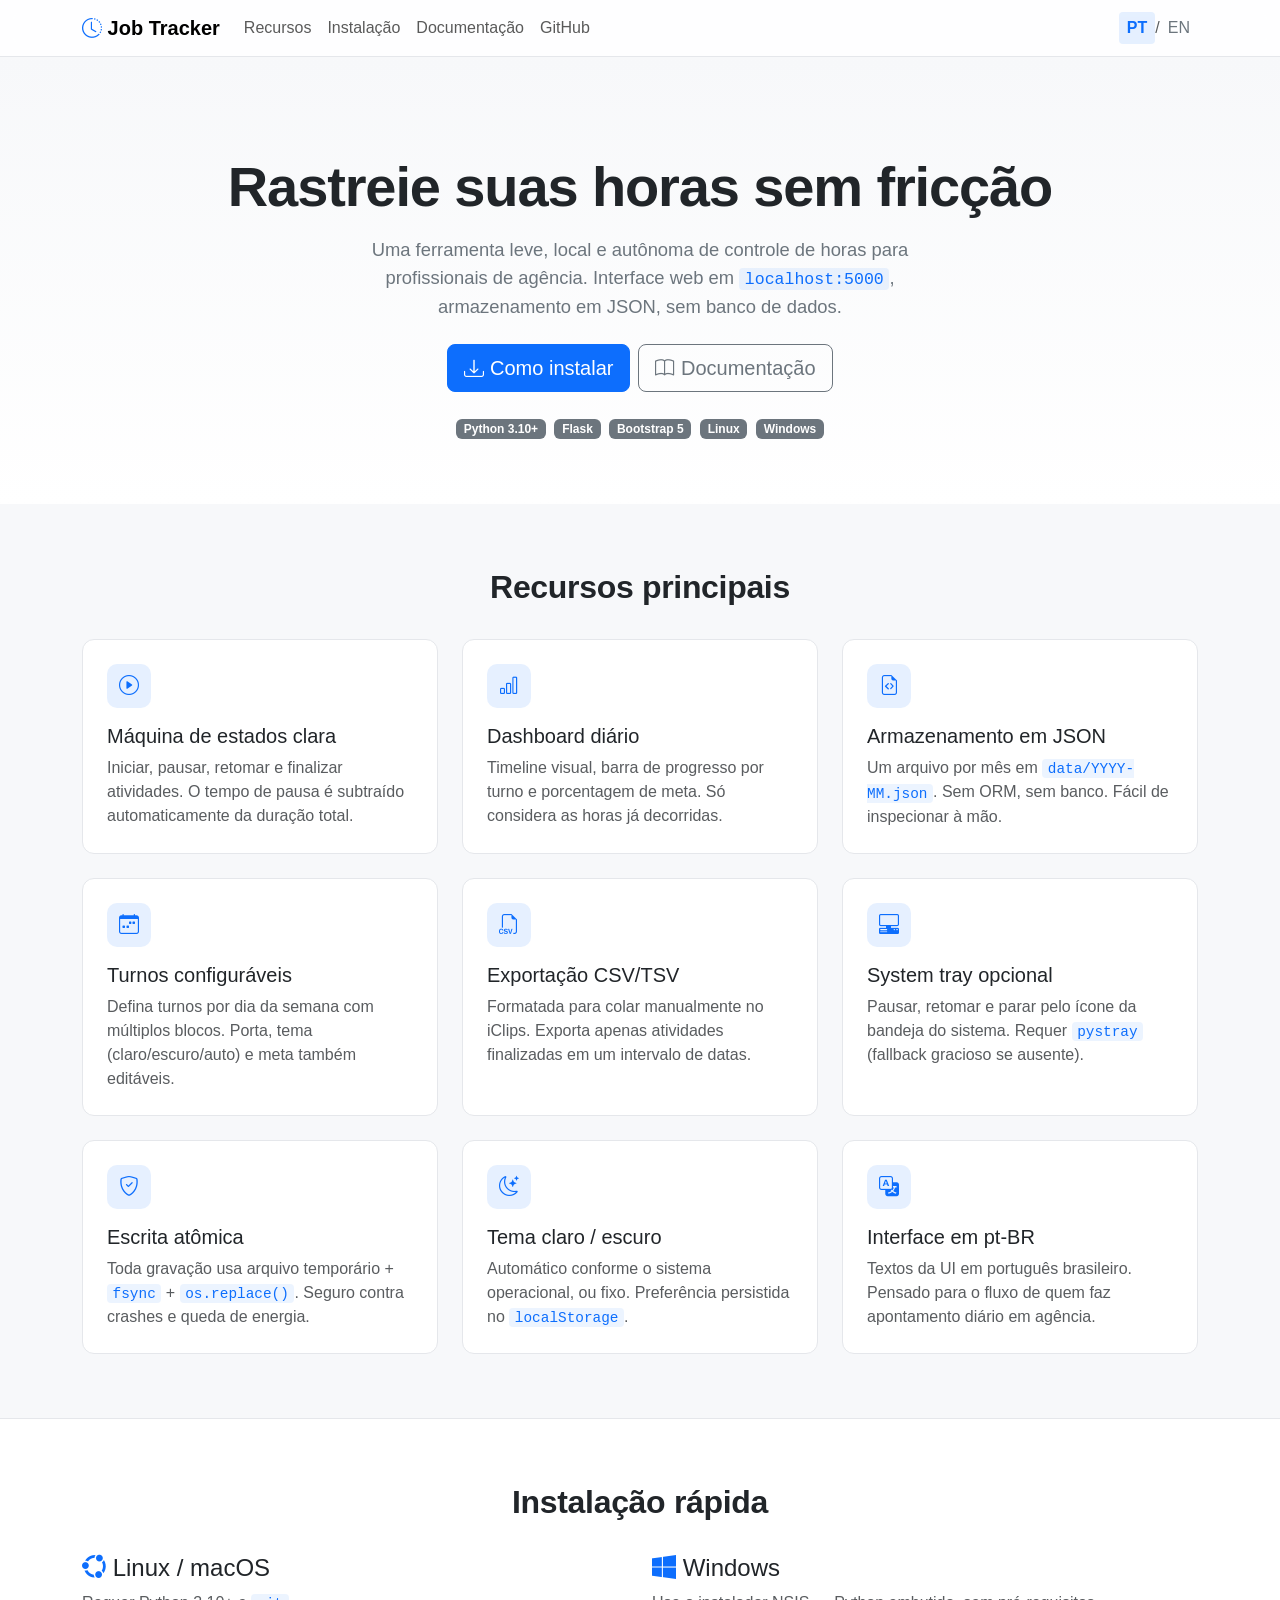
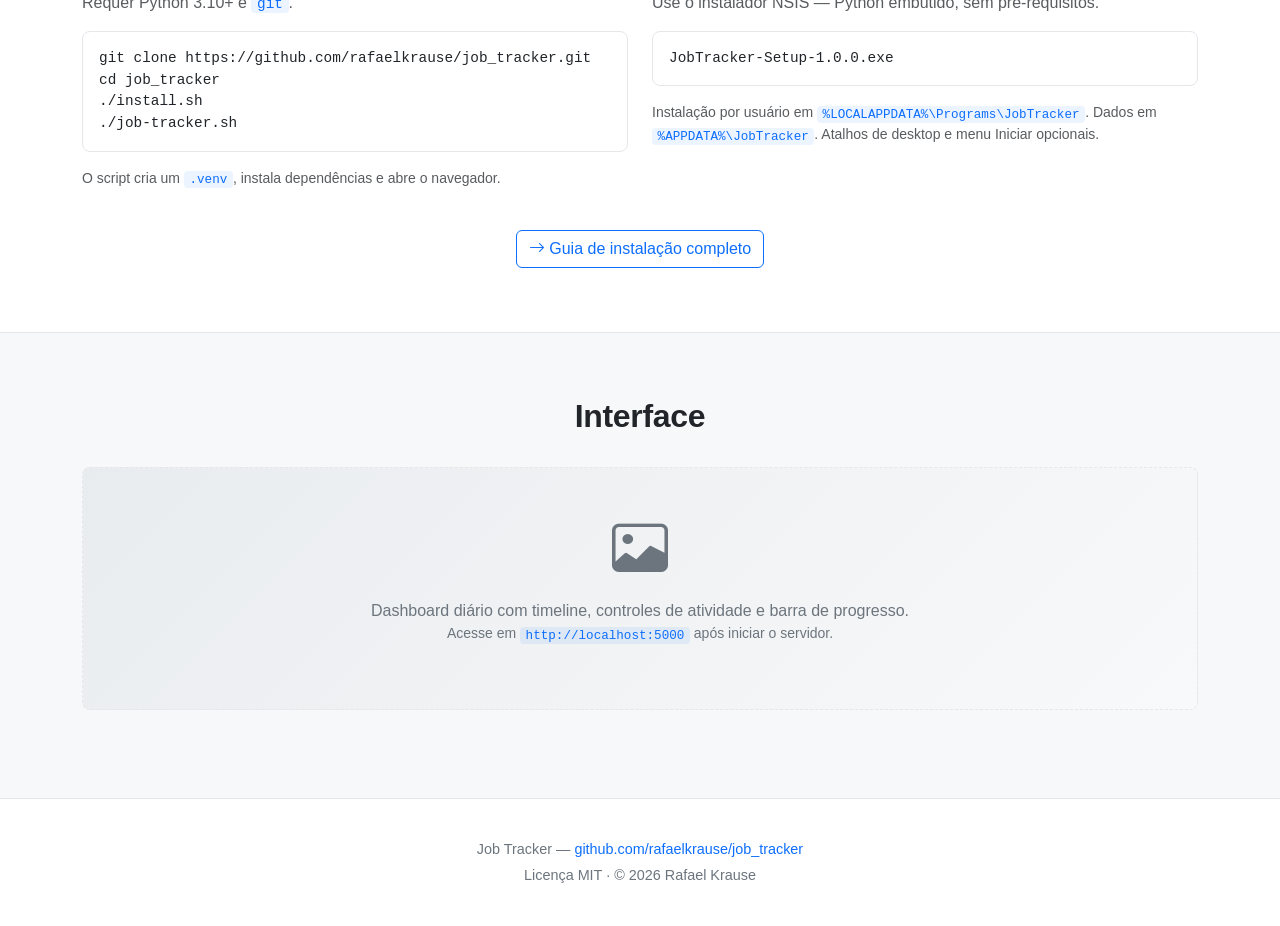
<file: docs/index.html>
<!DOCTYPE html>
<html lang="pt-BR" data-bs-theme="auto">
<head>
  <meta charset="UTF-8">
  <meta name="viewport" content="width=device-width, initial-scale=1.0">
  <title>Job Tracker — Rastreador de horas leve e local</title>
  <meta name="description" content="Ferramenta local de rastreamento de horas para profissionais de agência. Flask + JSON, sem banco de dados, baixa pegada de memória.">
  <link href="https://cdn.jsdelivr.net/npm/bootstrap@5.3.3/dist/css/bootstrap.min.css" rel="stylesheet">
  <link href="https://cdn.jsdelivr.net/npm/bootstrap-icons@1.11.3/font/bootstrap-icons.css" rel="stylesheet">
  <link href="assets/styles.css" rel="stylesheet">
</head>
<body>

<nav class="navbar navbar-expand-lg sticky-top">
  <div class="container">
    <a class="navbar-brand fw-bold" href="index.html">
      <i class="bi bi-clock-history text-primary"></i> Job Tracker
    </a>
    <button class="navbar-toggler" type="button" data-bs-toggle="collapse" data-bs-target="#nav">
      <span class="navbar-toggler-icon"></span>
    </button>
    <div class="collapse navbar-collapse" id="nav">
      <ul class="navbar-nav me-auto">
        <li class="nav-item"><a class="nav-link" href="#features">Recursos</a></li>
        <li class="nav-item"><a class="nav-link" href="#install">Instalação</a></li>
        <li class="nav-item"><a class="nav-link" href="guide.html">Documentação</a></li>
        <li class="nav-item"><a class="nav-link" href="https://github.com/rafaelkrause/job_tracker" target="_blank">GitHub</a></li>
      </ul>
      <div class="lang-switch d-flex align-items-center">
        <a href="index.html" class="active">PT</a>
        <span class="text-muted">/</span>
        <a href="en/index.html">EN</a>
      </div>
    </div>
  </div>
</nav>

<section class="hero">
  <div class="container text-center">
    <h1 class="display-4 mb-3">Rastreie suas horas sem fricção</h1>
    <p class="lead mx-auto mb-4">
      Uma ferramenta leve, local e autônoma de controle de horas para profissionais de agência.
      Interface web em <code>localhost:5000</code>, armazenamento em JSON, sem banco de dados.
    </p>
    <div class="d-flex gap-2 justify-content-center flex-wrap">
      <a href="#install" class="btn btn-primary btn-lg">
        <i class="bi bi-download"></i> Como instalar
      </a>
      <a href="guide.html" class="btn btn-outline-secondary btn-lg">
        <i class="bi bi-book"></i> Documentação
      </a>
    </div>
    <div class="mt-4">
      <span class="badge bg-secondary me-1">Python 3.10+</span>
      <span class="badge bg-secondary me-1">Flask</span>
      <span class="badge bg-secondary me-1">Bootstrap 5</span>
      <span class="badge bg-secondary me-1">Linux</span>
      <span class="badge bg-secondary">Windows</span>
    </div>
  </div>
</section>

<section id="features">
  <div class="container">
    <h2 class="section-title text-center">Recursos principais</h2>
    <div class="row g-4">
      <div class="col-md-6 col-lg-4">
        <div class="feature-card">
          <div class="feature-icon"><i class="bi bi-play-circle"></i></div>
          <h5>Máquina de estados clara</h5>
          <p class="text-muted mb-0">Iniciar, pausar, retomar e finalizar atividades. O tempo de pausa é subtraído automaticamente da duração total.</p>
        </div>
      </div>
      <div class="col-md-6 col-lg-4">
        <div class="feature-card">
          <div class="feature-icon"><i class="bi bi-bar-chart"></i></div>
          <h5>Dashboard diário</h5>
          <p class="text-muted mb-0">Timeline visual, barra de progresso por turno e porcentagem de meta. Só considera as horas já decorridas.</p>
        </div>
      </div>
      <div class="col-md-6 col-lg-4">
        <div class="feature-card">
          <div class="feature-icon"><i class="bi bi-file-earmark-code"></i></div>
          <h5>Armazenamento em JSON</h5>
          <p class="text-muted mb-0">Um arquivo por mês em <code>data/YYYY-MM.json</code>. Sem ORM, sem banco. Fácil de inspecionar à mão.</p>
        </div>
      </div>
      <div class="col-md-6 col-lg-4">
        <div class="feature-card">
          <div class="feature-icon"><i class="bi bi-calendar-week"></i></div>
          <h5>Turnos configuráveis</h5>
          <p class="text-muted mb-0">Defina turnos por dia da semana com múltiplos blocos. Porta, tema (claro/escuro/auto) e meta também editáveis.</p>
        </div>
      </div>
      <div class="col-md-6 col-lg-4">
        <div class="feature-card">
          <div class="feature-icon"><i class="bi bi-filetype-csv"></i></div>
          <h5>Exportação CSV/TSV</h5>
          <p class="text-muted mb-0">Formatada para colar manualmente no iClips. Exporta apenas atividades finalizadas em um intervalo de datas.</p>
        </div>
      </div>
      <div class="col-md-6 col-lg-4">
        <div class="feature-card">
          <div class="feature-icon"><i class="bi bi-pc-display-horizontal"></i></div>
          <h5>System tray opcional</h5>
          <p class="text-muted mb-0">Pausar, retomar e parar pelo ícone da bandeja do sistema. Requer <code>pystray</code> (fallback gracioso se ausente).</p>
        </div>
      </div>
      <div class="col-md-6 col-lg-4">
        <div class="feature-card">
          <div class="feature-icon"><i class="bi bi-shield-check"></i></div>
          <h5>Escrita atômica</h5>
          <p class="text-muted mb-0">Toda gravação usa arquivo temporário + <code>fsync</code> + <code>os.replace()</code>. Seguro contra crashes e queda de energia.</p>
        </div>
      </div>
      <div class="col-md-6 col-lg-4">
        <div class="feature-card">
          <div class="feature-icon"><i class="bi bi-moon-stars"></i></div>
          <h5>Tema claro / escuro</h5>
          <p class="text-muted mb-0">Automático conforme o sistema operacional, ou fixo. Preferência persistida no <code>localStorage</code>.</p>
        </div>
      </div>
      <div class="col-md-6 col-lg-4">
        <div class="feature-card">
          <div class="feature-icon"><i class="bi bi-translate"></i></div>
          <h5>Interface em pt-BR</h5>
          <p class="text-muted mb-0">Textos da UI em português brasileiro. Pensado para o fluxo de quem faz apontamento diário em agência.</p>
        </div>
      </div>
    </div>
  </div>
</section>

<section id="install" class="alt">
  <div class="container">
    <h2 class="section-title text-center">Instalação rápida</h2>
    <div class="row g-4">
      <div class="col-lg-6">
        <h4><i class="bi bi-ubuntu text-primary"></i> Linux / macOS</h4>
        <p class="text-muted">Requer Python 3.10+ e <code>git</code>.</p>
        <pre><code>git clone https://github.com/rafaelkrause/job_tracker.git
cd job_tracker
./install.sh
./job-tracker.sh</code></pre>
        <p class="small text-muted">O script cria um <code>.venv</code>, instala dependências e abre o navegador.</p>
      </div>
      <div class="col-lg-6">
        <h4><i class="bi bi-windows text-primary"></i> Windows</h4>
        <p class="text-muted">Use o instalador NSIS — Python embutido, sem pré-requisitos.</p>
        <pre><code>JobTracker-Setup-1.0.0.exe</code></pre>
        <p class="small text-muted">Instalação por usuário em <code>%LOCALAPPDATA%\Programs\JobTracker</code>. Dados em <code>%APPDATA%\JobTracker</code>. Atalhos de desktop e menu Iniciar opcionais.</p>
      </div>
    </div>
    <div class="text-center mt-4">
      <a href="install.html" class="btn btn-outline-primary">
        <i class="bi bi-arrow-right"></i> Guia de instalação completo
      </a>
    </div>
  </div>
</section>

<section id="screenshot">
  <div class="container">
    <h2 class="section-title text-center">Interface</h2>
    <div class="screenshot-placeholder">
      <i class="bi bi-image display-4"></i>
      <p class="mt-3 mb-0">Dashboard diário com timeline, controles de atividade e barra de progresso.</p>
      <p class="small">Acesse em <code>http://localhost:5000</code> após iniciar o servidor.</p>
    </div>
  </div>
</section>

<footer>
  <div class="container text-center">
    <p class="mb-1">Job Tracker — <a href="https://github.com/rafaelkrause/job_tracker" class="text-decoration-none">github.com/rafaelkrause/job_tracker</a></p>
    <p class="mb-0">Licença MIT · © 2026 Rafael Krause</p>
  </div>
</footer>

<script src="https://cdn.jsdelivr.net/npm/bootstrap@5.3.3/dist/js/bootstrap.bundle.min.js"></script>
</body>
</html>
</file>
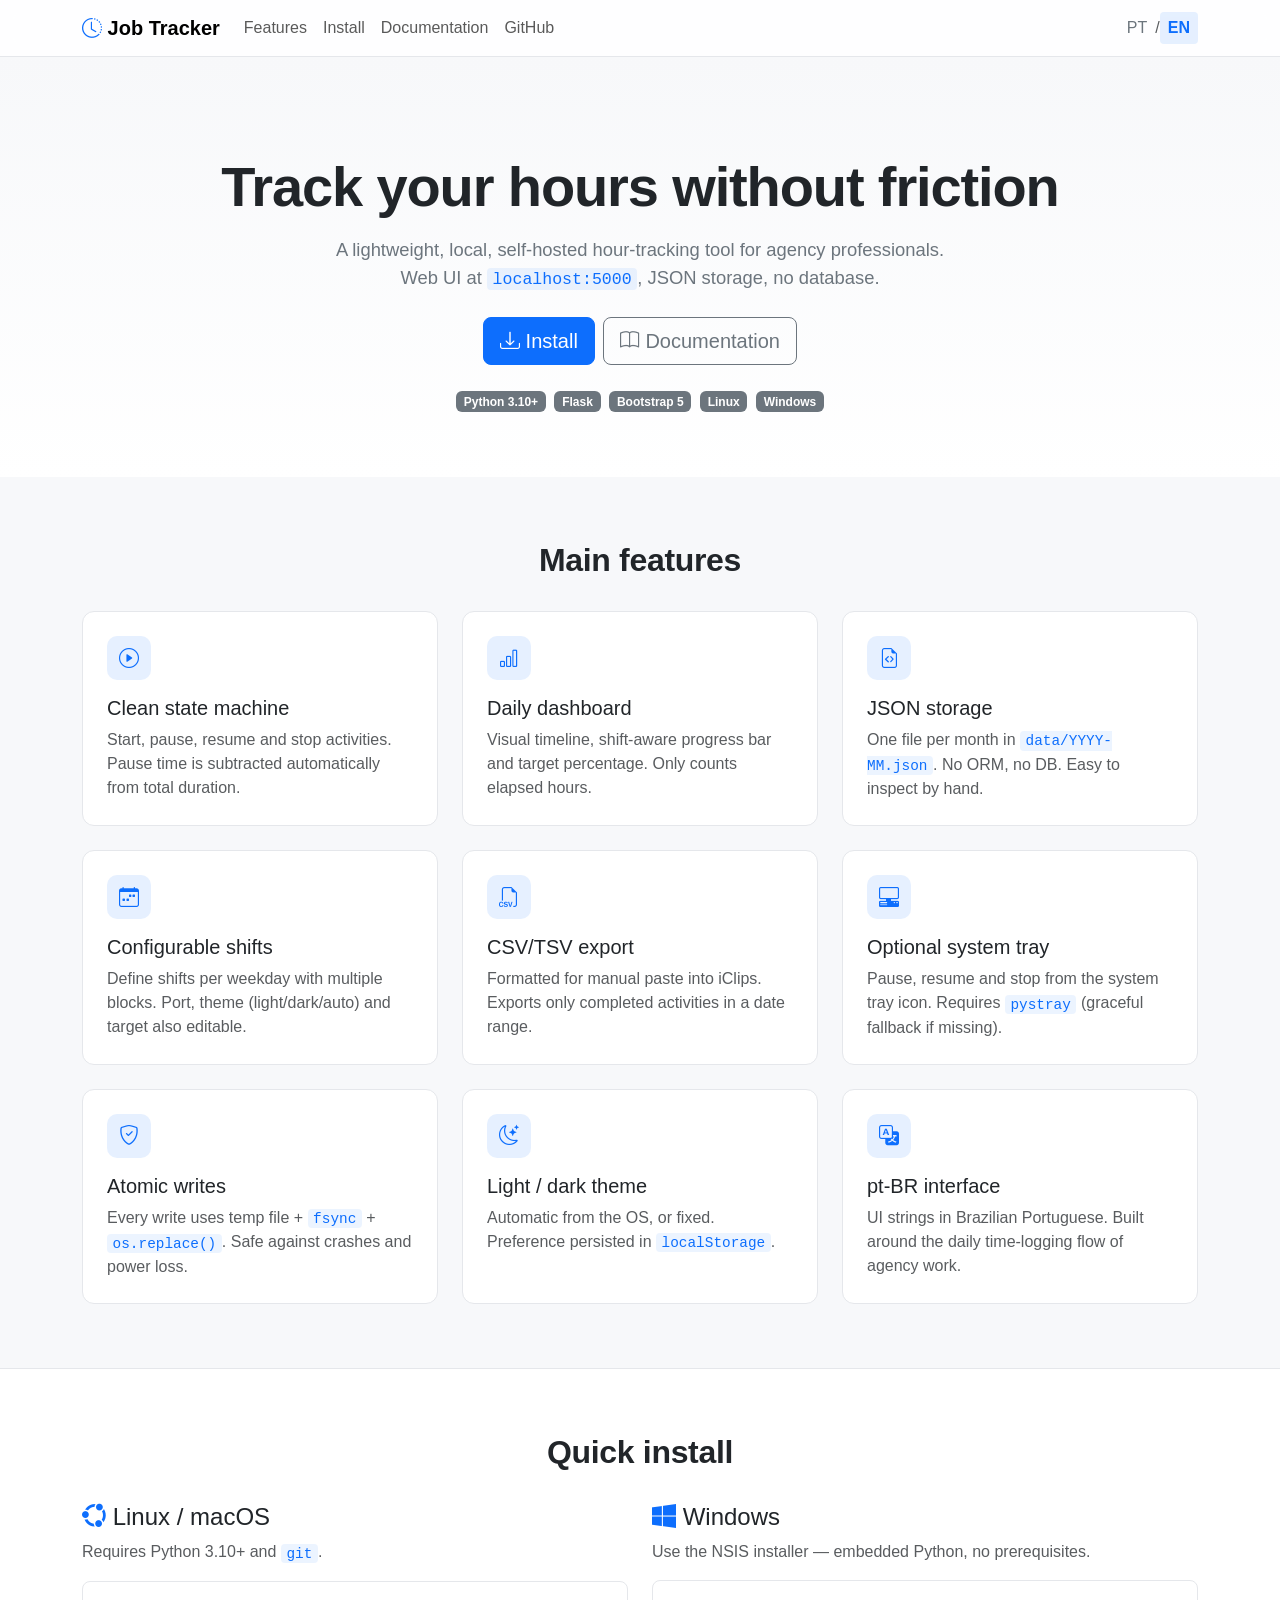
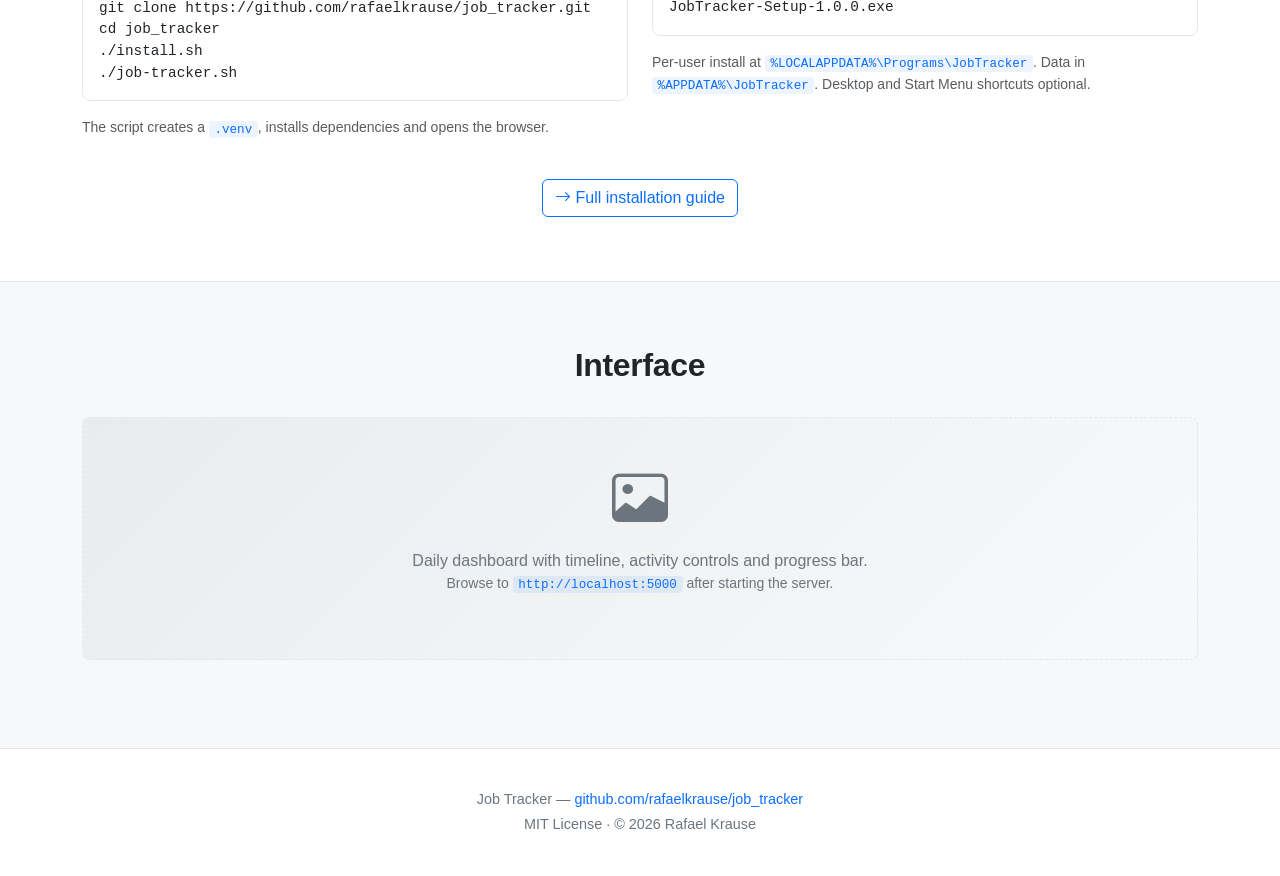
<file: docs/en/index.html>
<!DOCTYPE html>
<html lang="en" data-bs-theme="auto">
<head>
  <meta charset="UTF-8">
  <meta name="viewport" content="width=device-width, initial-scale=1.0">
  <title>Job Tracker — Lightweight local hour-tracking tool</title>
  <meta name="description" content="Local hour-tracking tool for agency professionals. Flask + JSON, no database, low memory footprint.">
  <link href="https://cdn.jsdelivr.net/npm/bootstrap@5.3.3/dist/css/bootstrap.min.css" rel="stylesheet">
  <link href="https://cdn.jsdelivr.net/npm/bootstrap-icons@1.11.3/font/bootstrap-icons.css" rel="stylesheet">
  <link href="../assets/styles.css" rel="stylesheet">
</head>
<body>

<nav class="navbar navbar-expand-lg sticky-top">
  <div class="container">
    <a class="navbar-brand fw-bold" href="index.html">
      <i class="bi bi-clock-history text-primary"></i> Job Tracker
    </a>
    <button class="navbar-toggler" type="button" data-bs-toggle="collapse" data-bs-target="#nav">
      <span class="navbar-toggler-icon"></span>
    </button>
    <div class="collapse navbar-collapse" id="nav">
      <ul class="navbar-nav me-auto">
        <li class="nav-item"><a class="nav-link" href="#features">Features</a></li>
        <li class="nav-item"><a class="nav-link" href="#install">Install</a></li>
        <li class="nav-item"><a class="nav-link" href="guide.html">Documentation</a></li>
        <li class="nav-item"><a class="nav-link" href="https://github.com/rafaelkrause/job_tracker" target="_blank">GitHub</a></li>
      </ul>
      <div class="lang-switch d-flex align-items-center">
        <a href="../index.html">PT</a>
        <span class="text-muted">/</span>
        <a href="index.html" class="active">EN</a>
      </div>
    </div>
  </div>
</nav>

<section class="hero">
  <div class="container text-center">
    <h1 class="display-4 mb-3">Track your hours without friction</h1>
    <p class="lead mx-auto mb-4">
      A lightweight, local, self-hosted hour-tracking tool for agency professionals.
      Web UI at <code>localhost:5000</code>, JSON storage, no database.
    </p>
    <div class="d-flex gap-2 justify-content-center flex-wrap">
      <a href="#install" class="btn btn-primary btn-lg">
        <i class="bi bi-download"></i> Install
      </a>
      <a href="guide.html" class="btn btn-outline-secondary btn-lg">
        <i class="bi bi-book"></i> Documentation
      </a>
    </div>
    <div class="mt-4">
      <span class="badge bg-secondary me-1">Python 3.10+</span>
      <span class="badge bg-secondary me-1">Flask</span>
      <span class="badge bg-secondary me-1">Bootstrap 5</span>
      <span class="badge bg-secondary me-1">Linux</span>
      <span class="badge bg-secondary">Windows</span>
    </div>
  </div>
</section>

<section id="features">
  <div class="container">
    <h2 class="section-title text-center">Main features</h2>
    <div class="row g-4">
      <div class="col-md-6 col-lg-4">
        <div class="feature-card">
          <div class="feature-icon"><i class="bi bi-play-circle"></i></div>
          <h5>Clean state machine</h5>
          <p class="text-muted mb-0">Start, pause, resume and stop activities. Pause time is subtracted automatically from total duration.</p>
        </div>
      </div>
      <div class="col-md-6 col-lg-4">
        <div class="feature-card">
          <div class="feature-icon"><i class="bi bi-bar-chart"></i></div>
          <h5>Daily dashboard</h5>
          <p class="text-muted mb-0">Visual timeline, shift-aware progress bar and target percentage. Only counts elapsed hours.</p>
        </div>
      </div>
      <div class="col-md-6 col-lg-4">
        <div class="feature-card">
          <div class="feature-icon"><i class="bi bi-file-earmark-code"></i></div>
          <h5>JSON storage</h5>
          <p class="text-muted mb-0">One file per month in <code>data/YYYY-MM.json</code>. No ORM, no DB. Easy to inspect by hand.</p>
        </div>
      </div>
      <div class="col-md-6 col-lg-4">
        <div class="feature-card">
          <div class="feature-icon"><i class="bi bi-calendar-week"></i></div>
          <h5>Configurable shifts</h5>
          <p class="text-muted mb-0">Define shifts per weekday with multiple blocks. Port, theme (light/dark/auto) and target also editable.</p>
        </div>
      </div>
      <div class="col-md-6 col-lg-4">
        <div class="feature-card">
          <div class="feature-icon"><i class="bi bi-filetype-csv"></i></div>
          <h5>CSV/TSV export</h5>
          <p class="text-muted mb-0">Formatted for manual paste into iClips. Exports only completed activities in a date range.</p>
        </div>
      </div>
      <div class="col-md-6 col-lg-4">
        <div class="feature-card">
          <div class="feature-icon"><i class="bi bi-pc-display-horizontal"></i></div>
          <h5>Optional system tray</h5>
          <p class="text-muted mb-0">Pause, resume and stop from the system tray icon. Requires <code>pystray</code> (graceful fallback if missing).</p>
        </div>
      </div>
      <div class="col-md-6 col-lg-4">
        <div class="feature-card">
          <div class="feature-icon"><i class="bi bi-shield-check"></i></div>
          <h5>Atomic writes</h5>
          <p class="text-muted mb-0">Every write uses temp file + <code>fsync</code> + <code>os.replace()</code>. Safe against crashes and power loss.</p>
        </div>
      </div>
      <div class="col-md-6 col-lg-4">
        <div class="feature-card">
          <div class="feature-icon"><i class="bi bi-moon-stars"></i></div>
          <h5>Light / dark theme</h5>
          <p class="text-muted mb-0">Automatic from the OS, or fixed. Preference persisted in <code>localStorage</code>.</p>
        </div>
      </div>
      <div class="col-md-6 col-lg-4">
        <div class="feature-card">
          <div class="feature-icon"><i class="bi bi-translate"></i></div>
          <h5>pt-BR interface</h5>
          <p class="text-muted mb-0">UI strings in Brazilian Portuguese. Built around the daily time-logging flow of agency work.</p>
        </div>
      </div>
    </div>
  </div>
</section>

<section id="install" class="alt">
  <div class="container">
    <h2 class="section-title text-center">Quick install</h2>
    <div class="row g-4">
      <div class="col-lg-6">
        <h4><i class="bi bi-ubuntu text-primary"></i> Linux / macOS</h4>
        <p class="text-muted">Requires Python 3.10+ and <code>git</code>.</p>
        <pre><code>git clone https://github.com/rafaelkrause/job_tracker.git
cd job_tracker
./install.sh
./job-tracker.sh</code></pre>
        <p class="small text-muted">The script creates a <code>.venv</code>, installs dependencies and opens the browser.</p>
      </div>
      <div class="col-lg-6">
        <h4><i class="bi bi-windows text-primary"></i> Windows</h4>
        <p class="text-muted">Use the NSIS installer — embedded Python, no prerequisites.</p>
        <pre><code>JobTracker-Setup-1.0.0.exe</code></pre>
        <p class="small text-muted">Per-user install at <code>%LOCALAPPDATA%\Programs\JobTracker</code>. Data in <code>%APPDATA%\JobTracker</code>. Desktop and Start Menu shortcuts optional.</p>
      </div>
    </div>
    <div class="text-center mt-4">
      <a href="install.html" class="btn btn-outline-primary">
        <i class="bi bi-arrow-right"></i> Full installation guide
      </a>
    </div>
  </div>
</section>

<section id="screenshot">
  <div class="container">
    <h2 class="section-title text-center">Interface</h2>
    <div class="screenshot-placeholder">
      <i class="bi bi-image display-4"></i>
      <p class="mt-3 mb-0">Daily dashboard with timeline, activity controls and progress bar.</p>
      <p class="small">Browse to <code>http://localhost:5000</code> after starting the server.</p>
    </div>
  </div>
</section>

<footer>
  <div class="container text-center">
    <p class="mb-1">Job Tracker — <a href="https://github.com/rafaelkrause/job_tracker" class="text-decoration-none">github.com/rafaelkrause/job_tracker</a></p>
    <p class="mb-0">MIT License · © 2026 Rafael Krause</p>
  </div>
</footer>

<script src="https://cdn.jsdelivr.net/npm/bootstrap@5.3.3/dist/js/bootstrap.bundle.min.js"></script>
</body>
</html>
</file>
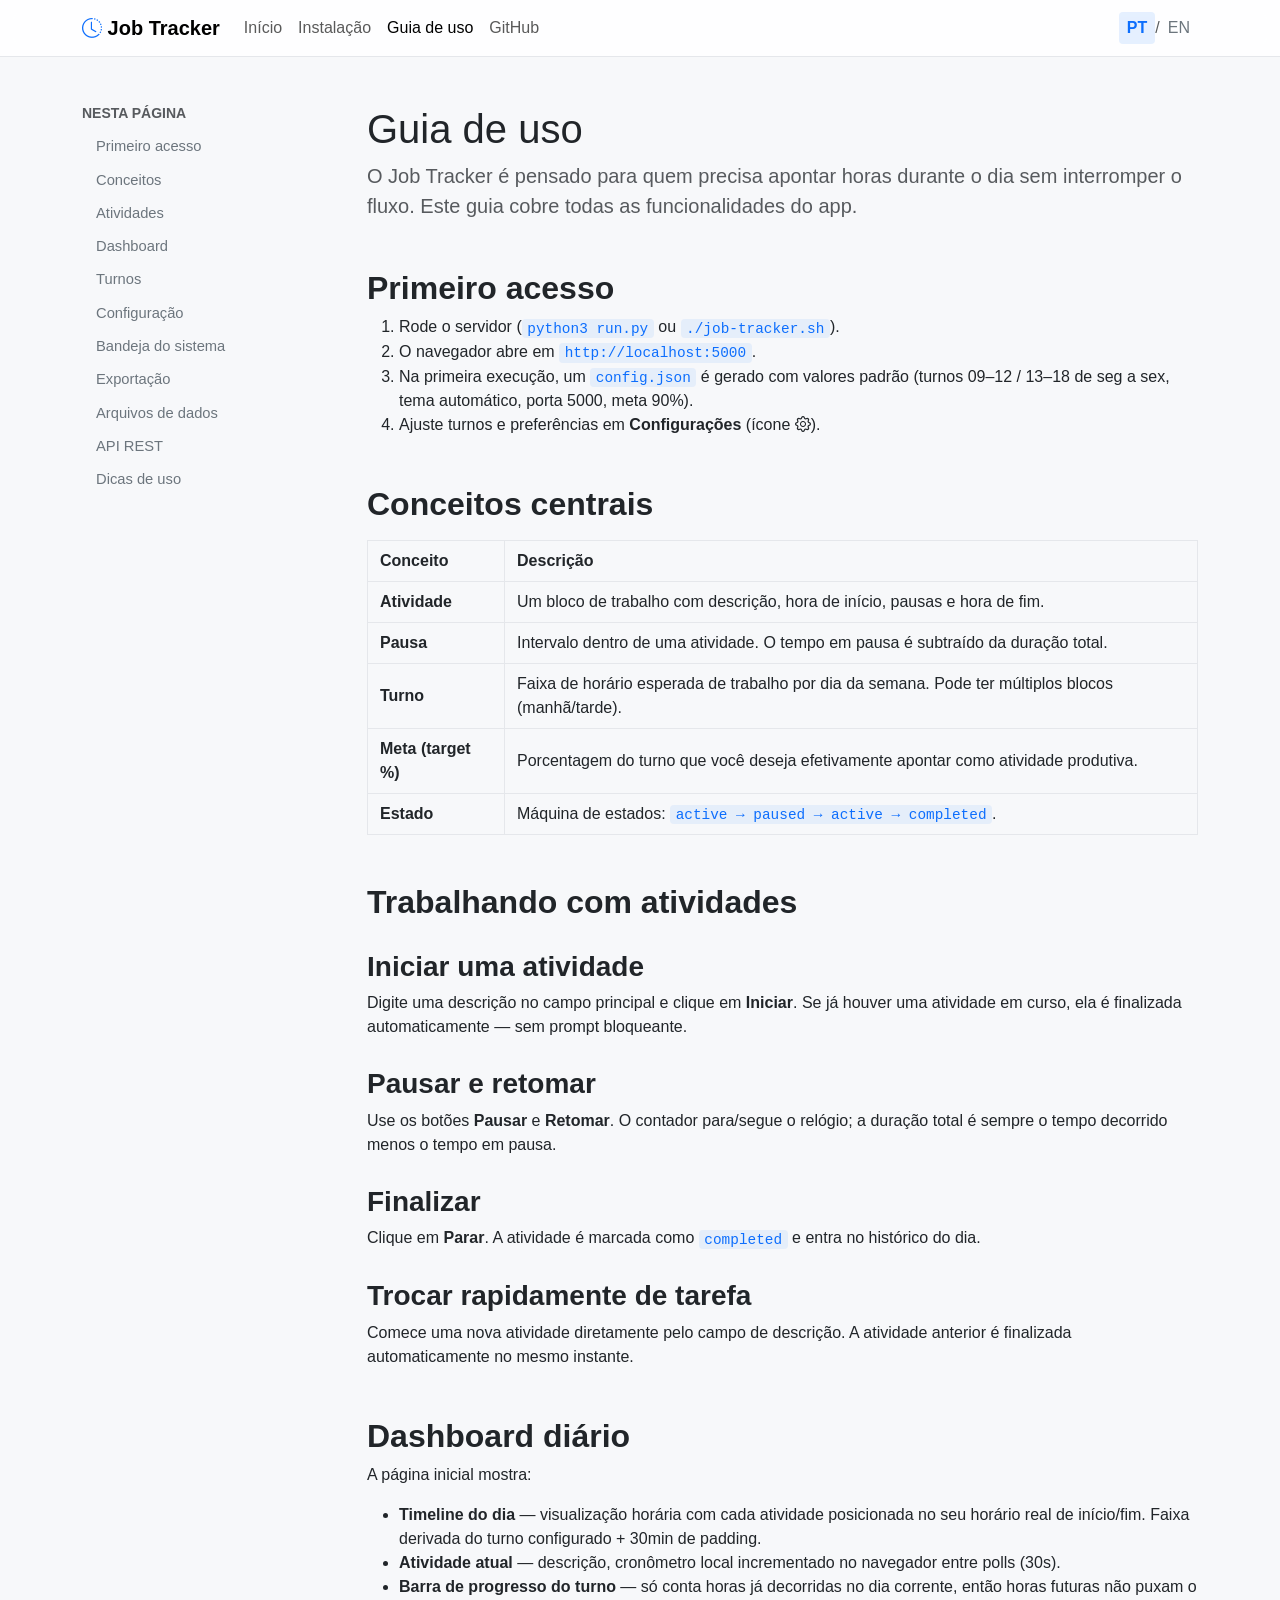
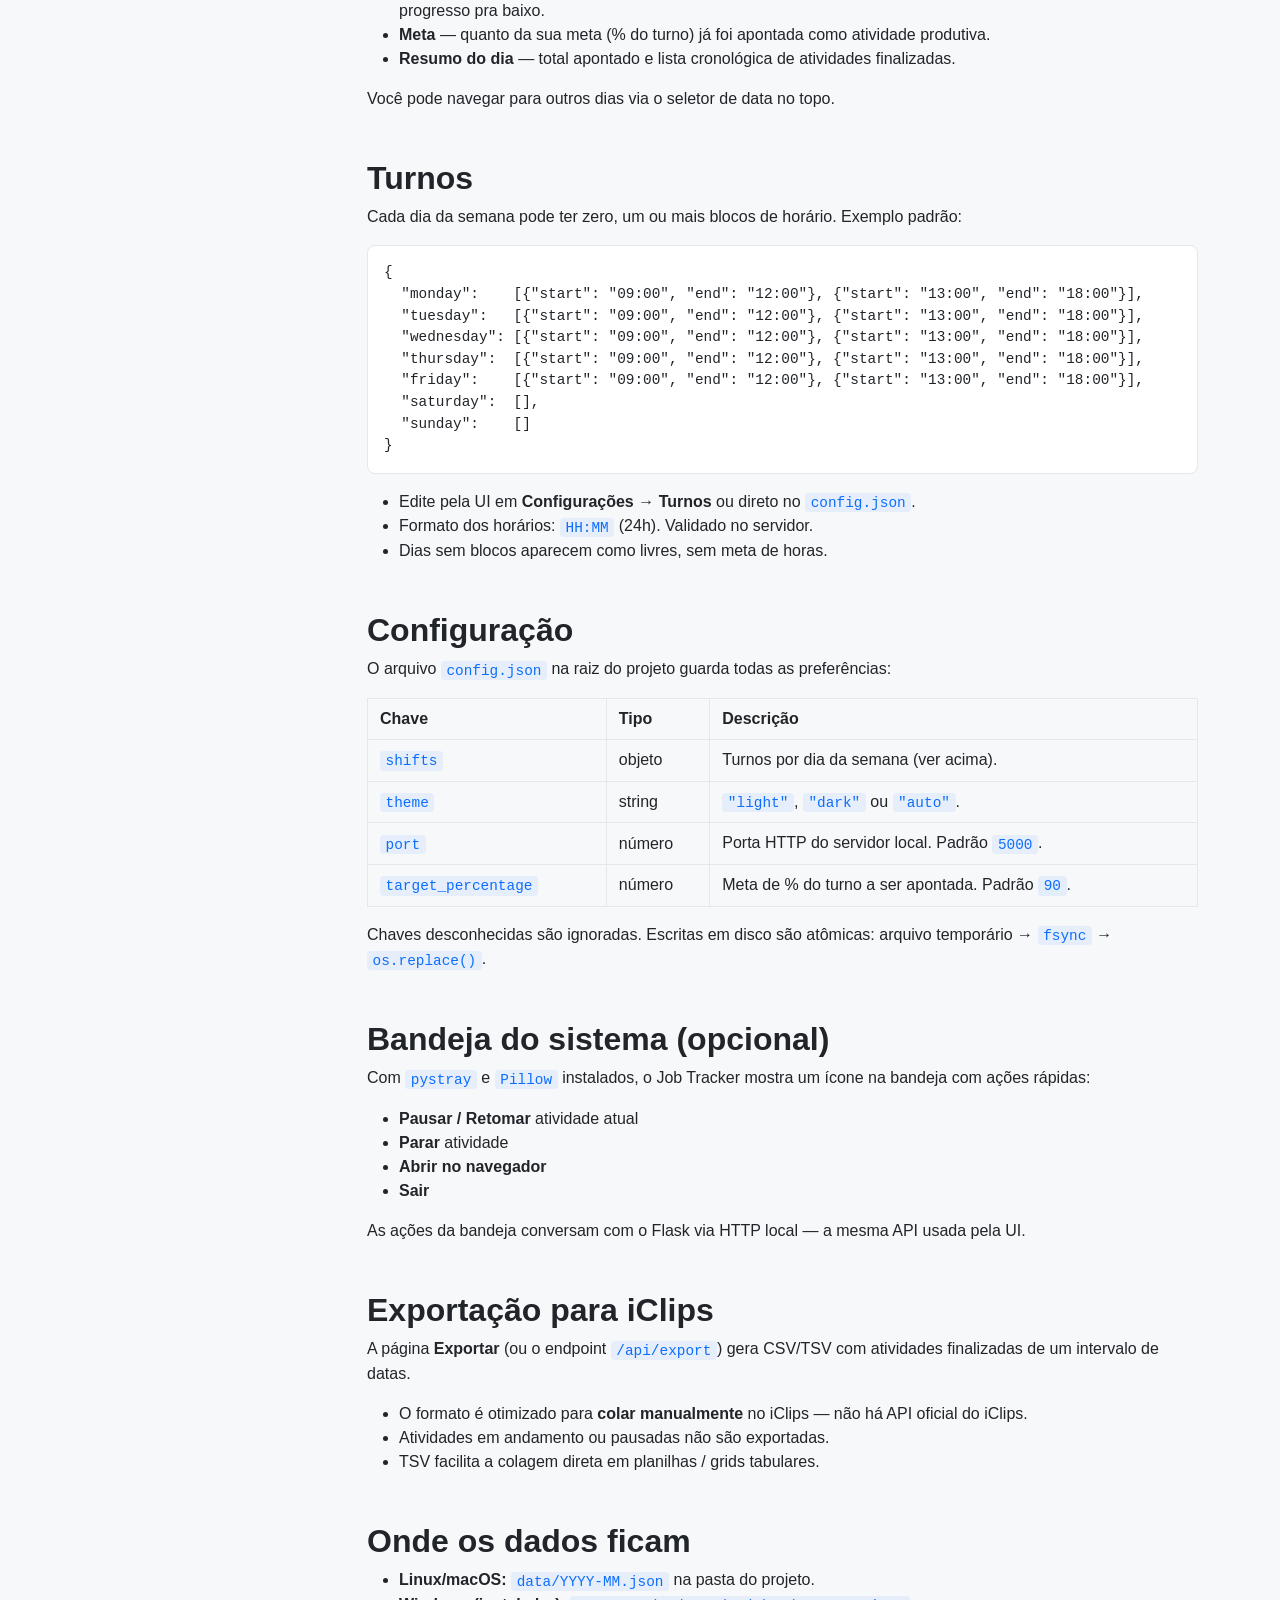
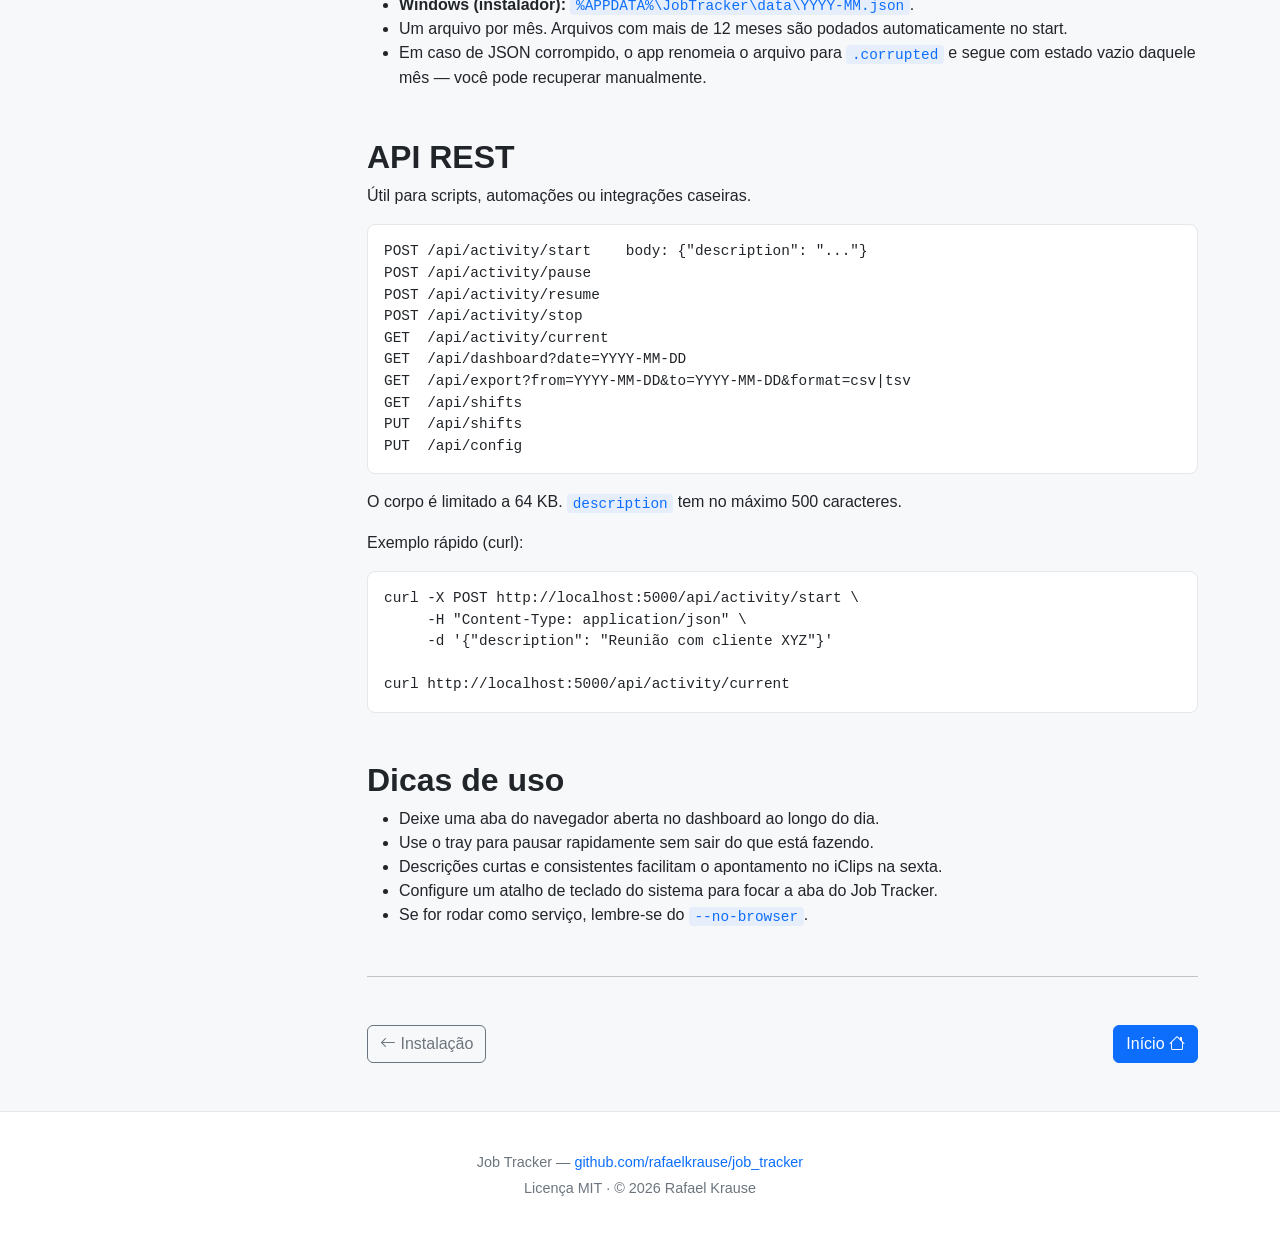
<file: docs/guide.html>
<!DOCTYPE html>
<html lang="pt-BR" data-bs-theme="auto">
<head>
  <meta charset="UTF-8">
  <meta name="viewport" content="width=device-width, initial-scale=1.0">
  <title>Guia de uso · Job Tracker</title>
  <meta name="description" content="Guia completo de uso do Job Tracker: atividades, turnos, dashboard, exportação e API.">
  <link href="https://cdn.jsdelivr.net/npm/bootstrap@5.3.3/dist/css/bootstrap.min.css" rel="stylesheet">
  <link href="https://cdn.jsdelivr.net/npm/bootstrap-icons@1.11.3/font/bootstrap-icons.css" rel="stylesheet">
  <link href="assets/styles.css" rel="stylesheet">
</head>
<body>

<nav class="navbar navbar-expand-lg sticky-top">
  <div class="container">
    <a class="navbar-brand fw-bold" href="index.html">
      <i class="bi bi-clock-history text-primary"></i> Job Tracker
    </a>
    <button class="navbar-toggler" type="button" data-bs-toggle="collapse" data-bs-target="#nav">
      <span class="navbar-toggler-icon"></span>
    </button>
    <div class="collapse navbar-collapse" id="nav">
      <ul class="navbar-nav me-auto">
        <li class="nav-item"><a class="nav-link" href="index.html">Início</a></li>
        <li class="nav-item"><a class="nav-link" href="install.html">Instalação</a></li>
        <li class="nav-item"><a class="nav-link active" href="guide.html">Guia de uso</a></li>
        <li class="nav-item"><a class="nav-link" href="https://github.com/rafaelkrause/job_tracker" target="_blank">GitHub</a></li>
      </ul>
      <div class="lang-switch d-flex align-items-center">
        <a href="guide.html" class="active">PT</a>
        <span class="text-muted">/</span>
        <a href="en/guide.html">EN</a>
      </div>
    </div>
  </div>
</nav>

<div class="container my-5">
  <div class="row">
    <aside class="col-lg-3 mb-4">
      <nav class="toc">
        <h6 class="text-uppercase text-muted small fw-bold mb-2">Nesta página</h6>
        <a href="#start">Primeiro acesso</a>
        <a href="#concepts">Conceitos</a>
        <a href="#activity">Atividades</a>
        <a href="#dashboard">Dashboard</a>
        <a href="#shifts">Turnos</a>
        <a href="#config">Configuração</a>
        <a href="#tray">Bandeja do sistema</a>
        <a href="#export">Exportação</a>
        <a href="#data">Arquivos de dados</a>
        <a href="#api">API REST</a>
        <a href="#tips">Dicas de uso</a>
      </nav>
    </aside>

    <main class="col-lg-9 doc-content">
      <h1>Guia de uso</h1>
      <p class="lead text-muted">
        O Job Tracker é pensado para quem precisa apontar horas durante o dia sem interromper o fluxo.
        Este guia cobre todas as funcionalidades do app.
      </p>

      <h2 id="start">Primeiro acesso</h2>
      <ol>
        <li>Rode o servidor (<code>python3 run.py</code> ou <code>./job-tracker.sh</code>).</li>
        <li>O navegador abre em <code>http://localhost:5000</code>.</li>
        <li>Na primeira execução, um <code>config.json</code> é gerado com valores padrão (turnos 09–12 / 13–18 de seg a sex, tema automático, porta 5000, meta 90%).</li>
        <li>Ajuste turnos e preferências em <strong>Configurações</strong> (ícone <i class="bi bi-gear"></i>).</li>
      </ol>

      <h2 id="concepts">Conceitos centrais</h2>
      <table>
        <thead>
          <tr><th>Conceito</th><th>Descrição</th></tr>
        </thead>
        <tbody>
          <tr><td><strong>Atividade</strong></td><td>Um bloco de trabalho com descrição, hora de início, pausas e hora de fim.</td></tr>
          <tr><td><strong>Pausa</strong></td><td>Intervalo dentro de uma atividade. O tempo em pausa é subtraído da duração total.</td></tr>
          <tr><td><strong>Turno</strong></td><td>Faixa de horário esperada de trabalho por dia da semana. Pode ter múltiplos blocos (manhã/tarde).</td></tr>
          <tr><td><strong>Meta (target %)</strong></td><td>Porcentagem do turno que você deseja efetivamente apontar como atividade produtiva.</td></tr>
          <tr><td><strong>Estado</strong></td><td>Máquina de estados: <code>active → paused → active → completed</code>.</td></tr>
        </tbody>
      </table>

      <h2 id="activity">Trabalhando com atividades</h2>

      <h3>Iniciar uma atividade</h3>
      <p>Digite uma descrição no campo principal e clique em <strong>Iniciar</strong>. Se já houver uma atividade em curso, ela é finalizada automaticamente — sem prompt bloqueante.</p>

      <h3>Pausar e retomar</h3>
      <p>Use os botões <strong>Pausar</strong> e <strong>Retomar</strong>. O contador para/segue o relógio; a duração total é sempre o tempo decorrido menos o tempo em pausa.</p>

      <h3>Finalizar</h3>
      <p>Clique em <strong>Parar</strong>. A atividade é marcada como <code>completed</code> e entra no histórico do dia.</p>

      <h3>Trocar rapidamente de tarefa</h3>
      <p>Comece uma nova atividade diretamente pelo campo de descrição. A atividade anterior é finalizada automaticamente no mesmo instante.</p>

      <h2 id="dashboard">Dashboard diário</h2>
      <p>A página inicial mostra:</p>
      <ul>
        <li><strong>Timeline do dia</strong> — visualização horária com cada atividade posicionada no seu horário real de início/fim. Faixa derivada do turno configurado + 30min de padding.</li>
        <li><strong>Atividade atual</strong> — descrição, cronômetro local incrementado no navegador entre polls (30s).</li>
        <li><strong>Barra de progresso do turno</strong> — só conta horas já decorridas no dia corrente, então horas futuras não puxam o progresso pra baixo.</li>
        <li><strong>Meta</strong> — quanto da sua meta (% do turno) já foi apontada como atividade produtiva.</li>
        <li><strong>Resumo do dia</strong> — total apontado e lista cronológica de atividades finalizadas.</li>
      </ul>
      <p>Você pode navegar para outros dias via o seletor de data no topo.</p>

      <h2 id="shifts">Turnos</h2>
      <p>Cada dia da semana pode ter zero, um ou mais blocos de horário. Exemplo padrão:</p>
      <pre><code>{
  "monday":    [{"start": "09:00", "end": "12:00"}, {"start": "13:00", "end": "18:00"}],
  "tuesday":   [{"start": "09:00", "end": "12:00"}, {"start": "13:00", "end": "18:00"}],
  "wednesday": [{"start": "09:00", "end": "12:00"}, {"start": "13:00", "end": "18:00"}],
  "thursday":  [{"start": "09:00", "end": "12:00"}, {"start": "13:00", "end": "18:00"}],
  "friday":    [{"start": "09:00", "end": "12:00"}, {"start": "13:00", "end": "18:00"}],
  "saturday":  [],
  "sunday":    []
}</code></pre>
      <ul>
        <li>Edite pela UI em <strong>Configurações → Turnos</strong> ou direto no <code>config.json</code>.</li>
        <li>Formato dos horários: <code>HH:MM</code> (24h). Validado no servidor.</li>
        <li>Dias sem blocos aparecem como livres, sem meta de horas.</li>
      </ul>

      <h2 id="config">Configuração</h2>
      <p>O arquivo <code>config.json</code> na raiz do projeto guarda todas as preferências:</p>
      <table>
        <thead>
          <tr><th>Chave</th><th>Tipo</th><th>Descrição</th></tr>
        </thead>
        <tbody>
          <tr><td><code>shifts</code></td><td>objeto</td><td>Turnos por dia da semana (ver acima).</td></tr>
          <tr><td><code>theme</code></td><td>string</td><td><code>"light"</code>, <code>"dark"</code> ou <code>"auto"</code>.</td></tr>
          <tr><td><code>port</code></td><td>número</td><td>Porta HTTP do servidor local. Padrão <code>5000</code>.</td></tr>
          <tr><td><code>target_percentage</code></td><td>número</td><td>Meta de % do turno a ser apontada. Padrão <code>90</code>.</td></tr>
        </tbody>
      </table>
      <p>Chaves desconhecidas são ignoradas. Escritas em disco são atômicas: arquivo temporário → <code>fsync</code> → <code>os.replace()</code>.</p>

      <h2 id="tray">Bandeja do sistema (opcional)</h2>
      <p>Com <code>pystray</code> e <code>Pillow</code> instalados, o Job Tracker mostra um ícone na bandeja com ações rápidas:</p>
      <ul>
        <li><strong>Pausar / Retomar</strong> atividade atual</li>
        <li><strong>Parar</strong> atividade</li>
        <li><strong>Abrir no navegador</strong></li>
        <li><strong>Sair</strong></li>
      </ul>
      <p>As ações da bandeja conversam com o Flask via HTTP local — a mesma API usada pela UI.</p>

      <h2 id="export">Exportação para iClips</h2>
      <p>A página <strong>Exportar</strong> (ou o endpoint <code>/api/export</code>) gera CSV/TSV com atividades finalizadas de um intervalo de datas.</p>
      <ul>
        <li>O formato é otimizado para <strong>colar manualmente</strong> no iClips — não há API oficial do iClips.</li>
        <li>Atividades em andamento ou pausadas não são exportadas.</li>
        <li>TSV facilita a colagem direta em planilhas / grids tabulares.</li>
      </ul>

      <h2 id="data">Onde os dados ficam</h2>
      <ul>
        <li><strong>Linux/macOS:</strong> <code>data/YYYY-MM.json</code> na pasta do projeto.</li>
        <li><strong>Windows (instalador):</strong> <code>%APPDATA%\JobTracker\data\YYYY-MM.json</code>.</li>
        <li>Um arquivo por mês. Arquivos com mais de 12 meses são podados automaticamente no start.</li>
        <li>Em caso de JSON corrompido, o app renomeia o arquivo para <code>.corrupted</code> e segue com estado vazio daquele mês — você pode recuperar manualmente.</li>
      </ul>

      <h2 id="api">API REST</h2>
      <p>Útil para scripts, automações ou integrações caseiras.</p>
      <pre><code>POST /api/activity/start    body: {"description": "..."}
POST /api/activity/pause
POST /api/activity/resume
POST /api/activity/stop
GET  /api/activity/current
GET  /api/dashboard?date=YYYY-MM-DD
GET  /api/export?from=YYYY-MM-DD&to=YYYY-MM-DD&format=csv|tsv
GET  /api/shifts
PUT  /api/shifts
PUT  /api/config</code></pre>
      <p>O corpo é limitado a 64 KB. <code>description</code> tem no máximo 500 caracteres.</p>
      <p>Exemplo rápido (curl):</p>
      <pre><code>curl -X POST http://localhost:5000/api/activity/start \
     -H "Content-Type: application/json" \
     -d '{"description": "Reunião com cliente XYZ"}'

curl http://localhost:5000/api/activity/current</code></pre>

      <h2 id="tips">Dicas de uso</h2>
      <ul>
        <li>Deixe uma aba do navegador aberta no dashboard ao longo do dia.</li>
        <li>Use o tray para pausar rapidamente sem sair do que está fazendo.</li>
        <li>Descrições curtas e consistentes facilitam o apontamento no iClips na sexta.</li>
        <li>Configure um atalho de teclado do sistema para focar a aba do Job Tracker.</li>
        <li>Se for rodar como serviço, lembre-se do <code>--no-browser</code>.</li>
      </ul>

      <hr class="my-5">
      <div class="d-flex justify-content-between">
        <a href="install.html" class="btn btn-outline-secondary">
          <i class="bi bi-arrow-left"></i> Instalação
        </a>
        <a href="index.html" class="btn btn-primary">
          Início <i class="bi bi-house"></i>
        </a>
      </div>
    </main>
  </div>
</div>

<footer>
  <div class="container text-center">
    <p class="mb-1">Job Tracker — <a href="https://github.com/rafaelkrause/job_tracker" class="text-decoration-none">github.com/rafaelkrause/job_tracker</a></p>
    <p class="mb-0">Licença MIT · © 2026 Rafael Krause</p>
  </div>
</footer>

<script src="https://cdn.jsdelivr.net/npm/bootstrap@5.3.3/dist/js/bootstrap.bundle.min.js"></script>
</body>
</html>
</file>
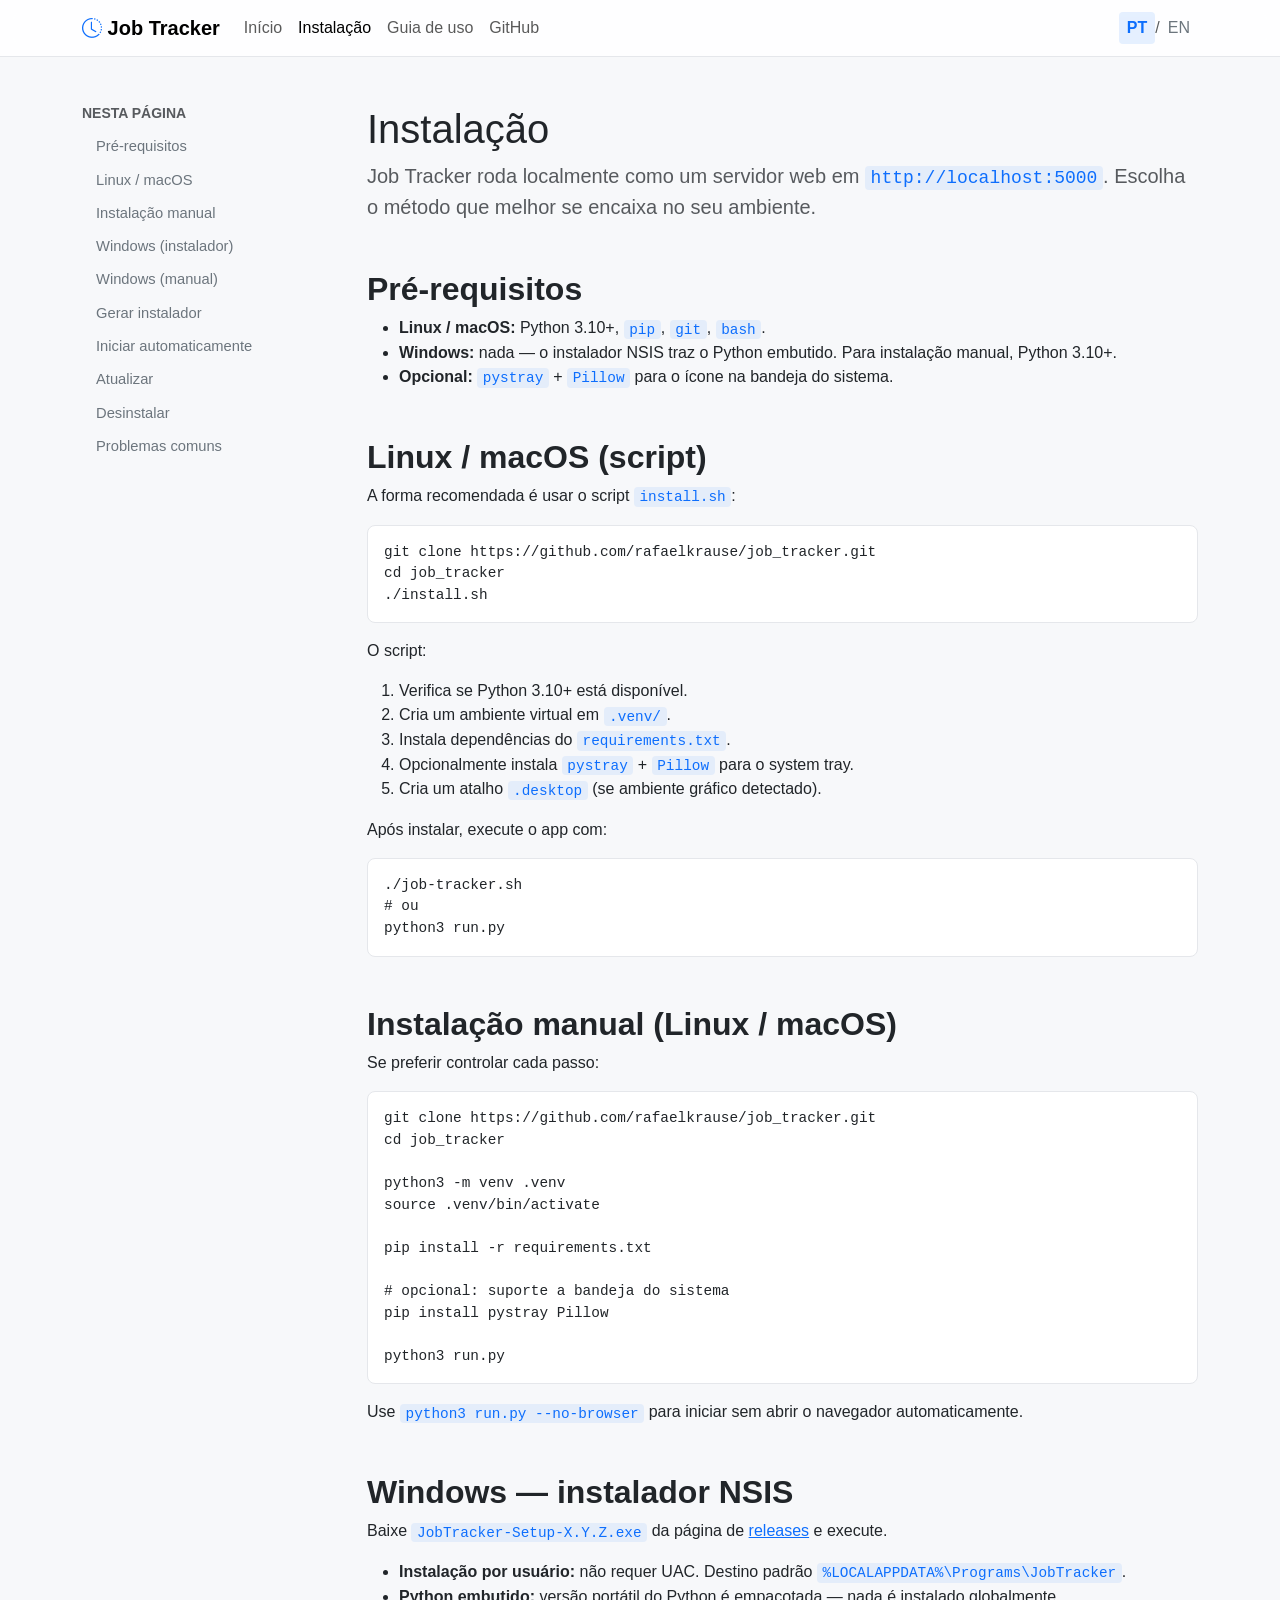
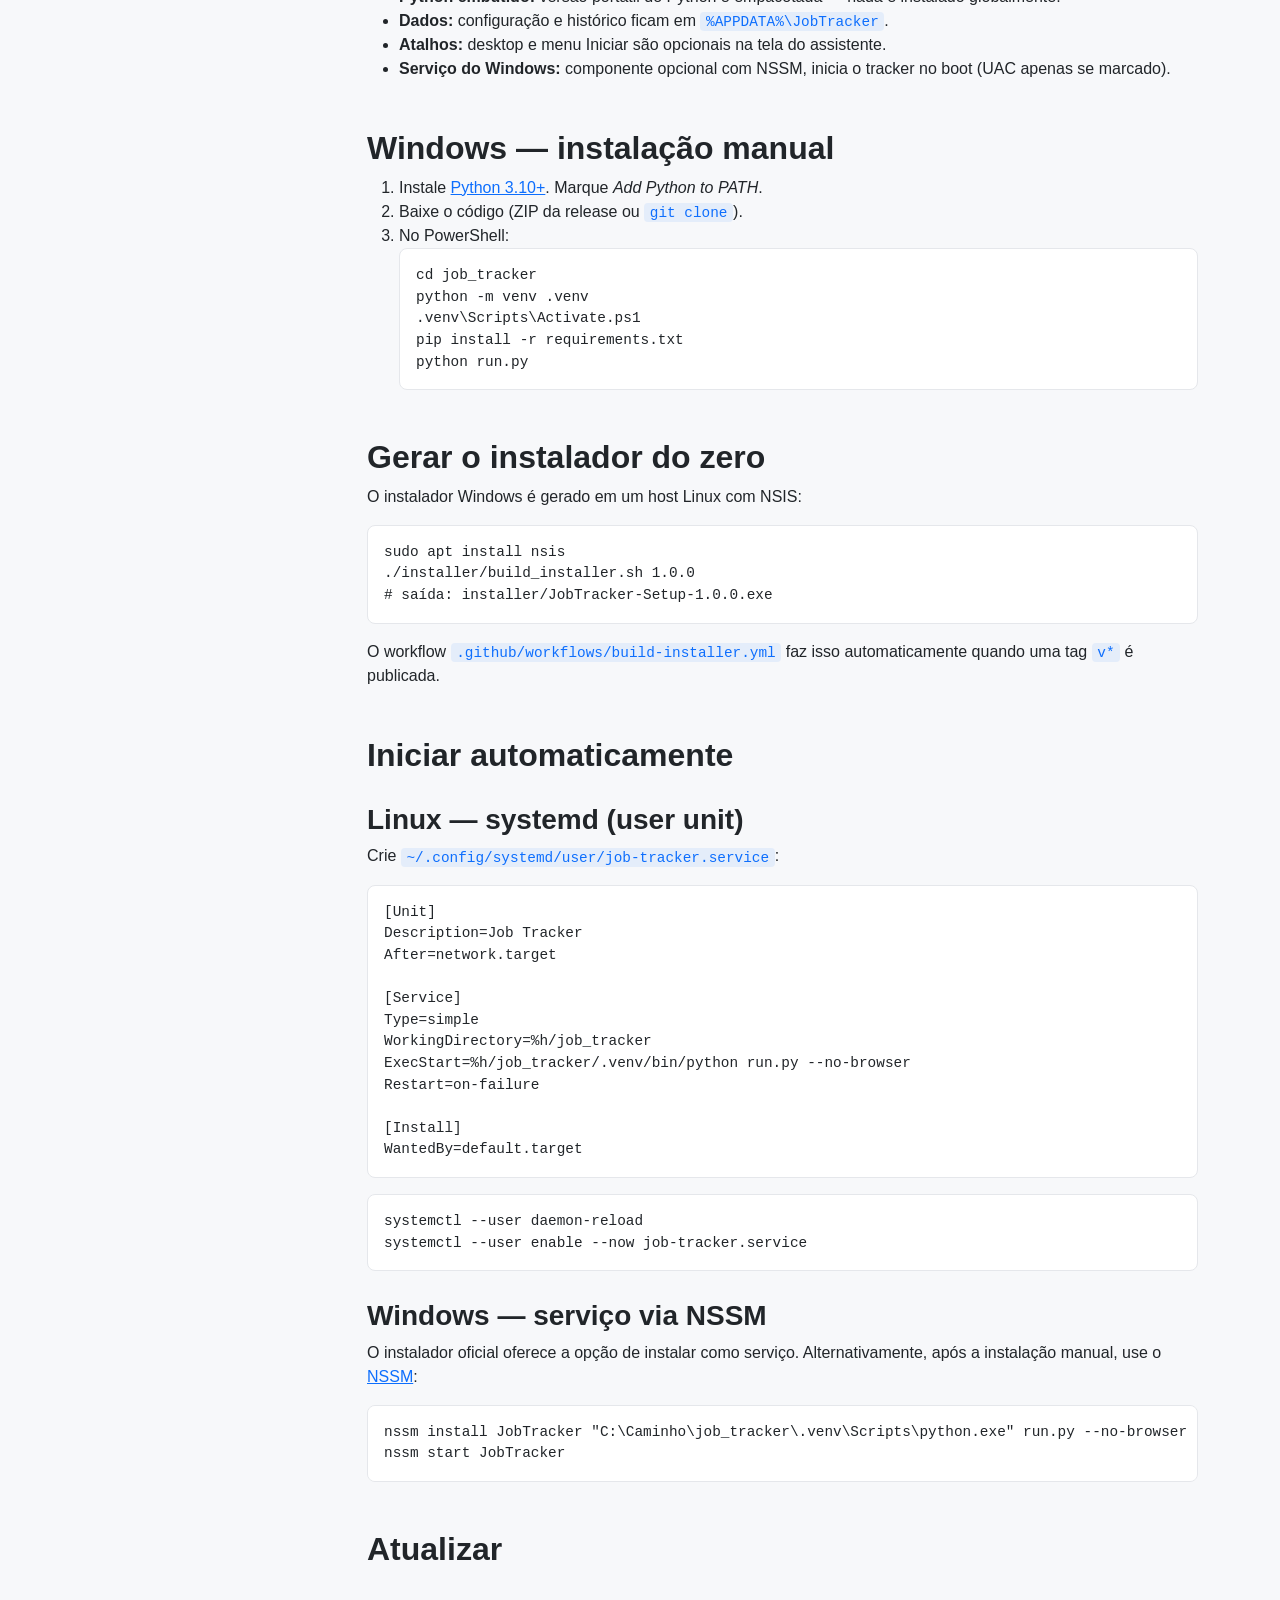
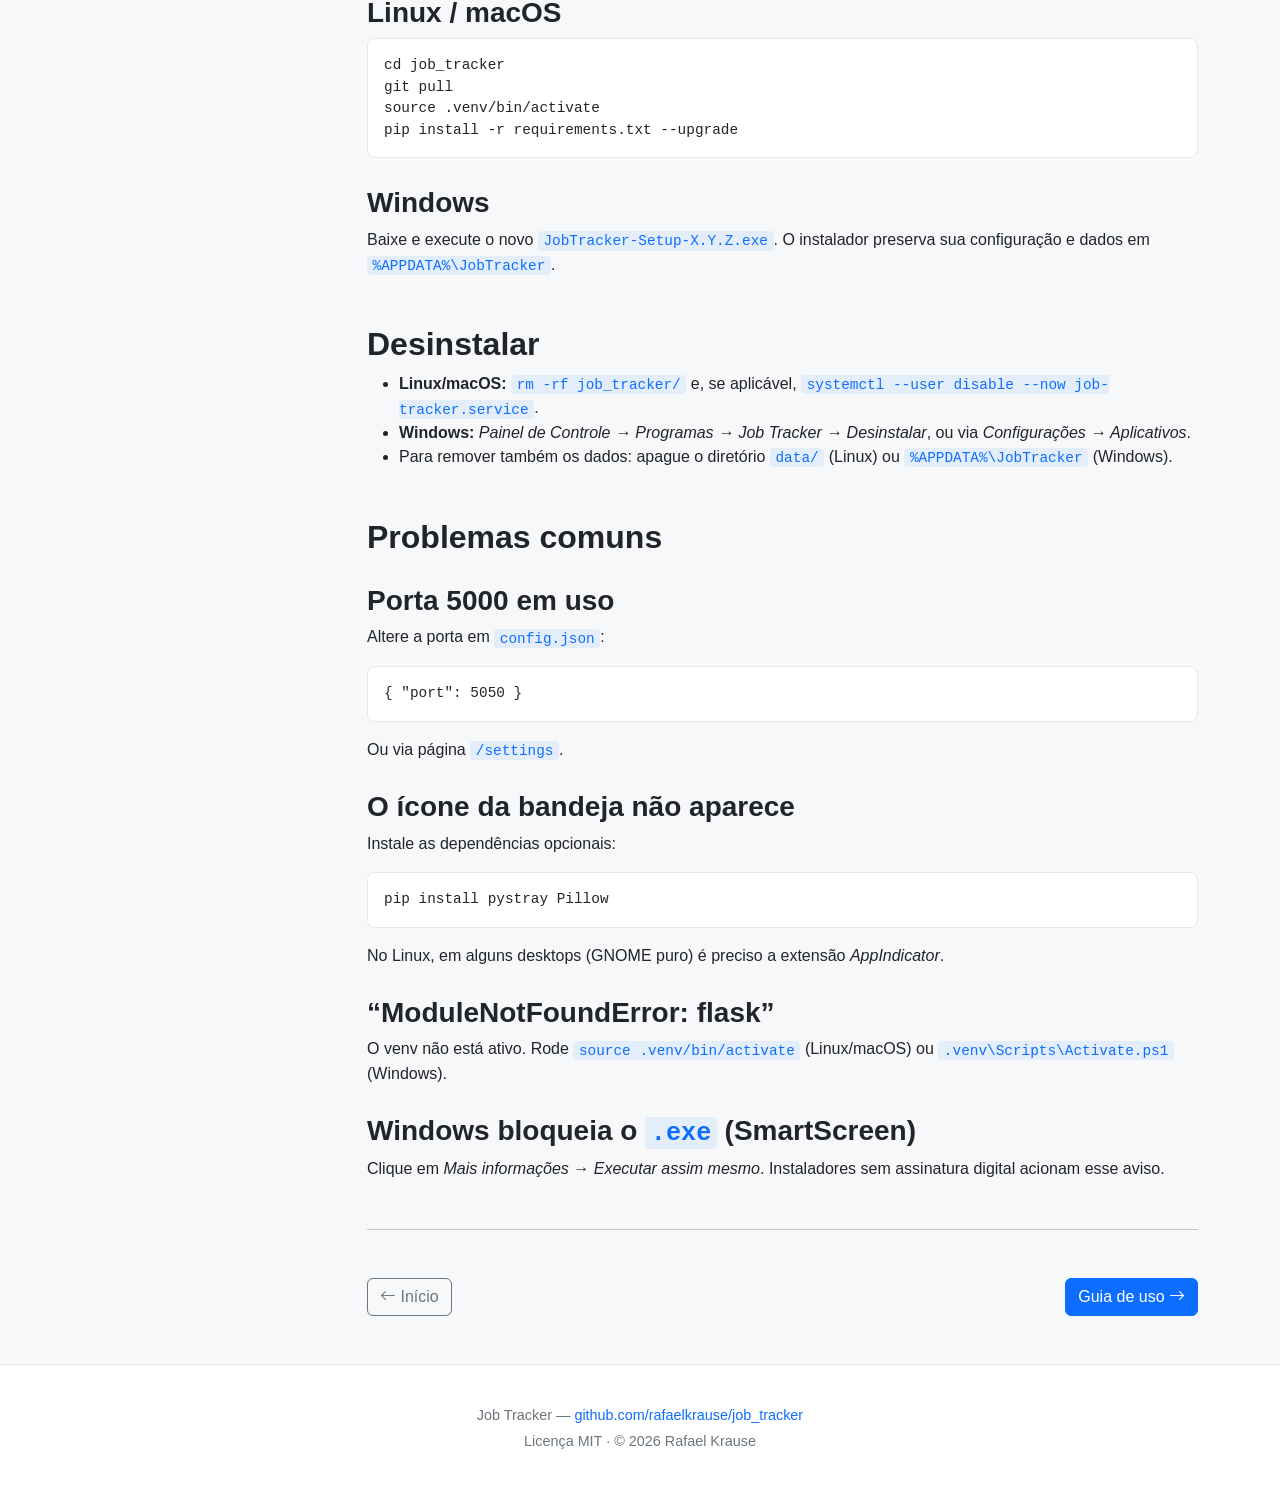
<file: docs/install.html>
<!DOCTYPE html>
<html lang="pt-BR" data-bs-theme="auto">
<head>
  <meta charset="UTF-8">
  <meta name="viewport" content="width=device-width, initial-scale=1.0">
  <title>Instalação · Job Tracker</title>
  <meta name="description" content="Guia completo de instalação do Job Tracker no Linux, macOS e Windows.">
  <link href="https://cdn.jsdelivr.net/npm/bootstrap@5.3.3/dist/css/bootstrap.min.css" rel="stylesheet">
  <link href="https://cdn.jsdelivr.net/npm/bootstrap-icons@1.11.3/font/bootstrap-icons.css" rel="stylesheet">
  <link href="assets/styles.css" rel="stylesheet">
</head>
<body>

<nav class="navbar navbar-expand-lg sticky-top">
  <div class="container">
    <a class="navbar-brand fw-bold" href="index.html">
      <i class="bi bi-clock-history text-primary"></i> Job Tracker
    </a>
    <button class="navbar-toggler" type="button" data-bs-toggle="collapse" data-bs-target="#nav">
      <span class="navbar-toggler-icon"></span>
    </button>
    <div class="collapse navbar-collapse" id="nav">
      <ul class="navbar-nav me-auto">
        <li class="nav-item"><a class="nav-link" href="index.html">Início</a></li>
        <li class="nav-item"><a class="nav-link active" href="install.html">Instalação</a></li>
        <li class="nav-item"><a class="nav-link" href="guide.html">Guia de uso</a></li>
        <li class="nav-item"><a class="nav-link" href="https://github.com/rafaelkrause/job_tracker" target="_blank">GitHub</a></li>
      </ul>
      <div class="lang-switch d-flex align-items-center">
        <a href="install.html" class="active">PT</a>
        <span class="text-muted">/</span>
        <a href="en/install.html">EN</a>
      </div>
    </div>
  </div>
</nav>

<div class="container my-5">
  <div class="row">
    <aside class="col-lg-3 mb-4">
      <nav class="toc">
        <h6 class="text-uppercase text-muted small fw-bold mb-2">Nesta página</h6>
        <a href="#requirements">Pré-requisitos</a>
        <a href="#linux">Linux / macOS</a>
        <a href="#manual">Instalação manual</a>
        <a href="#windows">Windows (instalador)</a>
        <a href="#windows-manual">Windows (manual)</a>
        <a href="#build-installer">Gerar instalador</a>
        <a href="#autostart">Iniciar automaticamente</a>
        <a href="#update">Atualizar</a>
        <a href="#uninstall">Desinstalar</a>
        <a href="#troubleshooting">Problemas comuns</a>
      </nav>
    </aside>

    <main class="col-lg-9 doc-content">
      <h1>Instalação</h1>
      <p class="lead text-muted">
        Job Tracker roda localmente como um servidor web em <code>http://localhost:5000</code>.
        Escolha o método que melhor se encaixa no seu ambiente.
      </p>

      <h2 id="requirements">Pré-requisitos</h2>
      <ul>
        <li><strong>Linux / macOS:</strong> Python 3.10+, <code>pip</code>, <code>git</code>, <code>bash</code>.</li>
        <li><strong>Windows:</strong> nada — o instalador NSIS traz o Python embutido. Para instalação manual, Python 3.10+.</li>
        <li><strong>Opcional:</strong> <code>pystray</code> + <code>Pillow</code> para o ícone na bandeja do sistema.</li>
      </ul>

      <h2 id="linux">Linux / macOS (script)</h2>
      <p>A forma recomendada é usar o script <code>install.sh</code>:</p>
      <pre><code>git clone https://github.com/rafaelkrause/job_tracker.git
cd job_tracker
./install.sh</code></pre>
      <p>O script:</p>
      <ol>
        <li>Verifica se Python 3.10+ está disponível.</li>
        <li>Cria um ambiente virtual em <code>.venv/</code>.</li>
        <li>Instala dependências do <code>requirements.txt</code>.</li>
        <li>Opcionalmente instala <code>pystray</code> + <code>Pillow</code> para o system tray.</li>
        <li>Cria um atalho <code>.desktop</code> (se ambiente gráfico detectado).</li>
      </ol>
      <p>Após instalar, execute o app com:</p>
      <pre><code>./job-tracker.sh
# ou
python3 run.py</code></pre>

      <h2 id="manual">Instalação manual (Linux / macOS)</h2>
      <p>Se preferir controlar cada passo:</p>
      <pre><code>git clone https://github.com/rafaelkrause/job_tracker.git
cd job_tracker

python3 -m venv .venv
source .venv/bin/activate

pip install -r requirements.txt

# opcional: suporte a bandeja do sistema
pip install pystray Pillow

python3 run.py</code></pre>
      <p>Use <code>python3 run.py --no-browser</code> para iniciar sem abrir o navegador automaticamente.</p>

      <h2 id="windows">Windows — instalador NSIS</h2>
      <p>Baixe <code>JobTracker-Setup-X.Y.Z.exe</code> da página de <a href="https://github.com/rafaelkrause/job_tracker/releases" target="_blank">releases</a> e execute.</p>
      <ul>
        <li><strong>Instalação por usuário:</strong> não requer UAC. Destino padrão <code>%LOCALAPPDATA%\Programs\JobTracker</code>.</li>
        <li><strong>Python embutido:</strong> versão portátil do Python é empacotada — nada é instalado globalmente.</li>
        <li><strong>Dados:</strong> configuração e histórico ficam em <code>%APPDATA%\JobTracker</code>.</li>
        <li><strong>Atalhos:</strong> desktop e menu Iniciar são opcionais na tela do assistente.</li>
        <li><strong>Serviço do Windows:</strong> componente opcional com NSSM, inicia o tracker no boot (UAC apenas se marcado).</li>
      </ul>

      <h2 id="windows-manual">Windows — instalação manual</h2>
      <ol>
        <li>Instale <a href="https://www.python.org/downloads/windows/" target="_blank">Python 3.10+</a>. Marque <em>Add Python to PATH</em>.</li>
        <li>Baixe o código (ZIP da release ou <code>git clone</code>).</li>
        <li>No PowerShell:
<pre><code>cd job_tracker
python -m venv .venv
.venv\Scripts\Activate.ps1
pip install -r requirements.txt
python run.py</code></pre></li>
      </ol>

      <h2 id="build-installer">Gerar o instalador do zero</h2>
      <p>O instalador Windows é gerado em um host Linux com NSIS:</p>
      <pre><code>sudo apt install nsis
./installer/build_installer.sh 1.0.0
# saída: installer/JobTracker-Setup-1.0.0.exe</code></pre>
      <p>O workflow <code>.github/workflows/build-installer.yml</code> faz isso automaticamente quando uma tag <code>v*</code> é publicada.</p>

      <h2 id="autostart">Iniciar automaticamente</h2>

      <h3>Linux — systemd (user unit)</h3>
      <p>Crie <code>~/.config/systemd/user/job-tracker.service</code>:</p>
      <pre><code>[Unit]
Description=Job Tracker
After=network.target

[Service]
Type=simple
WorkingDirectory=%h/job_tracker
ExecStart=%h/job_tracker/.venv/bin/python run.py --no-browser
Restart=on-failure

[Install]
WantedBy=default.target</code></pre>
      <pre><code>systemctl --user daemon-reload
systemctl --user enable --now job-tracker.service</code></pre>

      <h3>Windows — serviço via NSSM</h3>
      <p>O instalador oficial oferece a opção de instalar como serviço. Alternativamente, após a instalação manual, use o <a href="https://nssm.cc/" target="_blank">NSSM</a>:</p>
      <pre><code>nssm install JobTracker "C:\Caminho\job_tracker\.venv\Scripts\python.exe" run.py --no-browser
nssm start JobTracker</code></pre>

      <h2 id="update">Atualizar</h2>

      <h3>Linux / macOS</h3>
      <pre><code>cd job_tracker
git pull
source .venv/bin/activate
pip install -r requirements.txt --upgrade</code></pre>

      <h3>Windows</h3>
      <p>Baixe e execute o novo <code>JobTracker-Setup-X.Y.Z.exe</code>. O instalador preserva sua configuração e dados em <code>%APPDATA%\JobTracker</code>.</p>

      <h2 id="uninstall">Desinstalar</h2>
      <ul>
        <li><strong>Linux/macOS:</strong> <code>rm -rf job_tracker/</code> e, se aplicável, <code>systemctl --user disable --now job-tracker.service</code>.</li>
        <li><strong>Windows:</strong> <em>Painel de Controle → Programas → Job Tracker → Desinstalar</em>, ou via <em>Configurações → Aplicativos</em>.</li>
        <li>Para remover também os dados: apague o diretório <code>data/</code> (Linux) ou <code>%APPDATA%\JobTracker</code> (Windows).</li>
      </ul>

      <h2 id="troubleshooting">Problemas comuns</h2>

      <h3>Porta 5000 em uso</h3>
      <p>Altere a porta em <code>config.json</code>:</p>
      <pre><code>{ "port": 5050 }</code></pre>
      <p>Ou via página <code>/settings</code>.</p>

      <h3>O ícone da bandeja não aparece</h3>
      <p>Instale as dependências opcionais:</p>
      <pre><code>pip install pystray Pillow</code></pre>
      <p>No Linux, em alguns desktops (GNOME puro) é preciso a extensão <em>AppIndicator</em>.</p>

      <h3>“ModuleNotFoundError: flask”</h3>
      <p>O venv não está ativo. Rode <code>source .venv/bin/activate</code> (Linux/macOS) ou <code>.venv\Scripts\Activate.ps1</code> (Windows).</p>

      <h3>Windows bloqueia o <code>.exe</code> (SmartScreen)</h3>
      <p>Clique em <em>Mais informações</em> → <em>Executar assim mesmo</em>. Instaladores sem assinatura digital acionam esse aviso.</p>

      <hr class="my-5">
      <div class="d-flex justify-content-between">
        <a href="index.html" class="btn btn-outline-secondary">
          <i class="bi bi-arrow-left"></i> Início
        </a>
        <a href="guide.html" class="btn btn-primary">
          Guia de uso <i class="bi bi-arrow-right"></i>
        </a>
      </div>
    </main>
  </div>
</div>

<footer>
  <div class="container text-center">
    <p class="mb-1">Job Tracker — <a href="https://github.com/rafaelkrause/job_tracker" class="text-decoration-none">github.com/rafaelkrause/job_tracker</a></p>
    <p class="mb-0">Licença MIT · © 2026 Rafael Krause</p>
  </div>
</footer>

<script src="https://cdn.jsdelivr.net/npm/bootstrap@5.3.3/dist/js/bootstrap.bundle.min.js"></script>
</body>
</html>
</file>
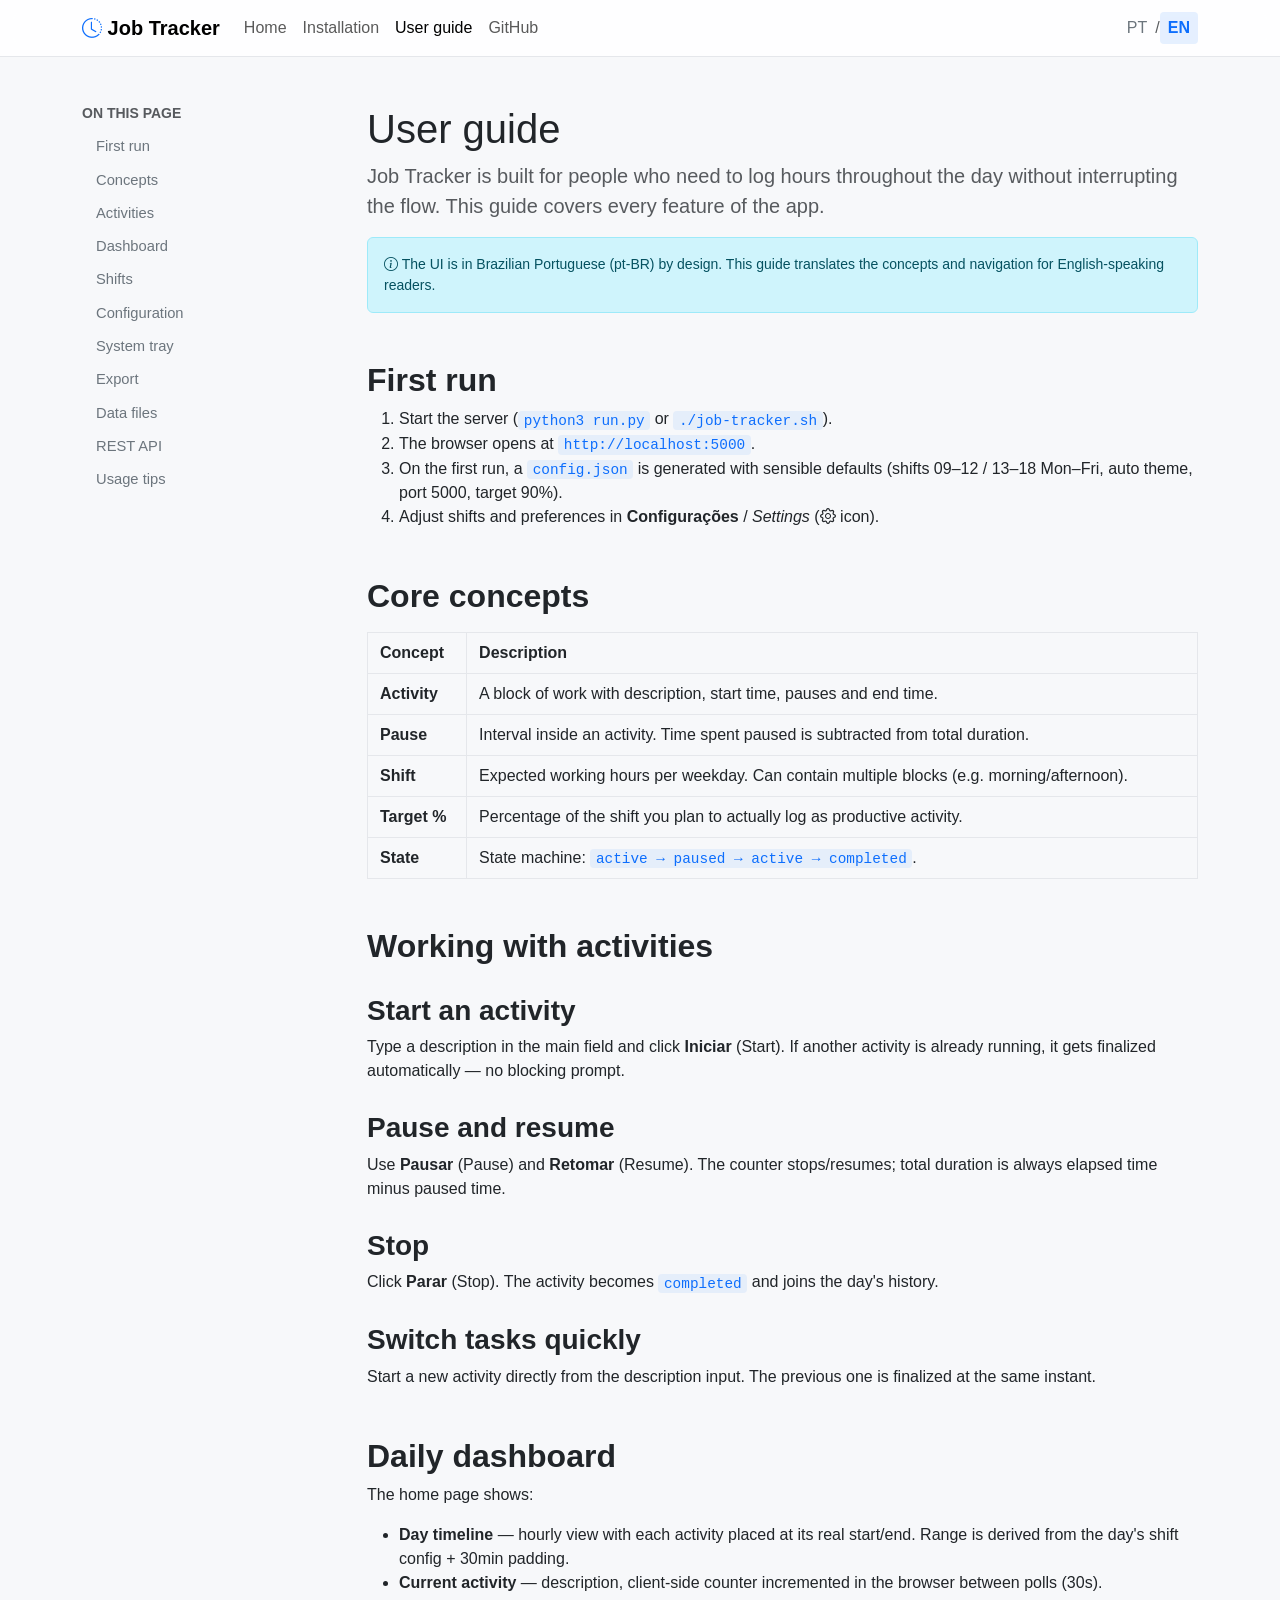
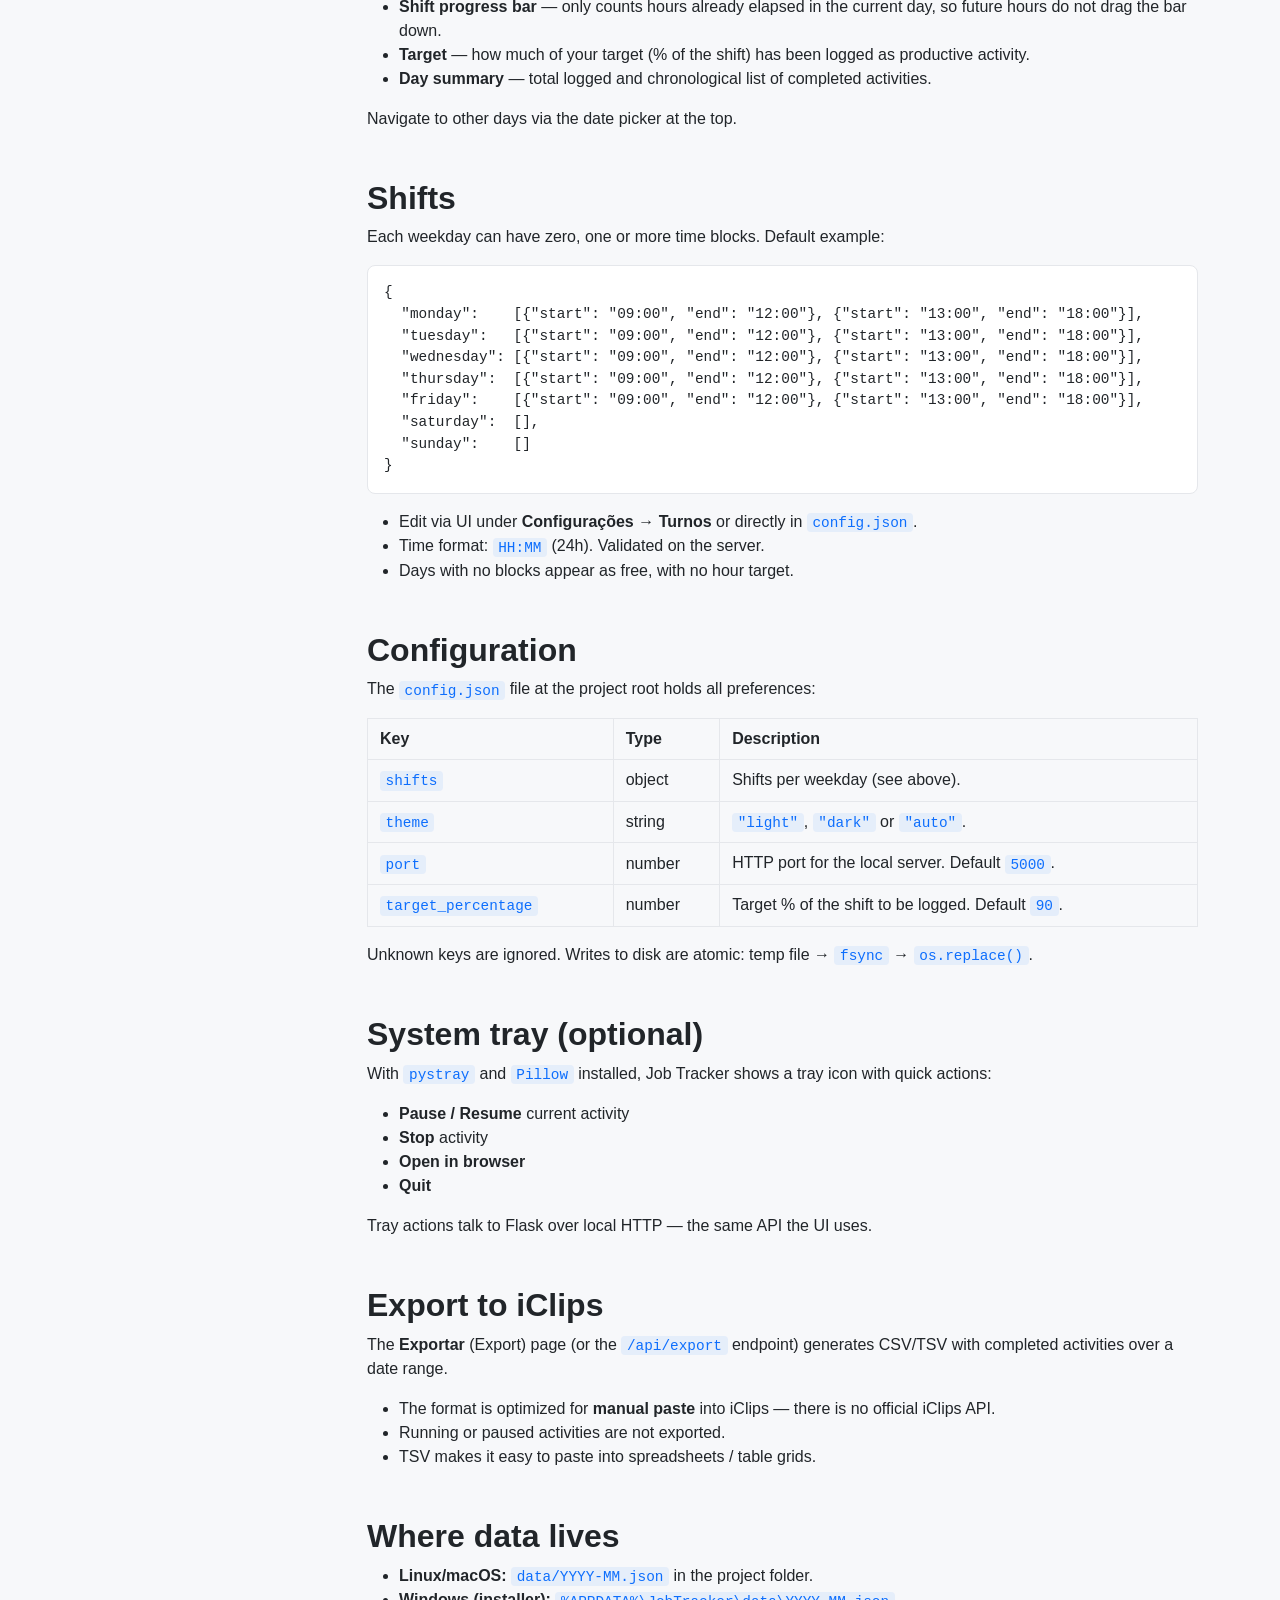
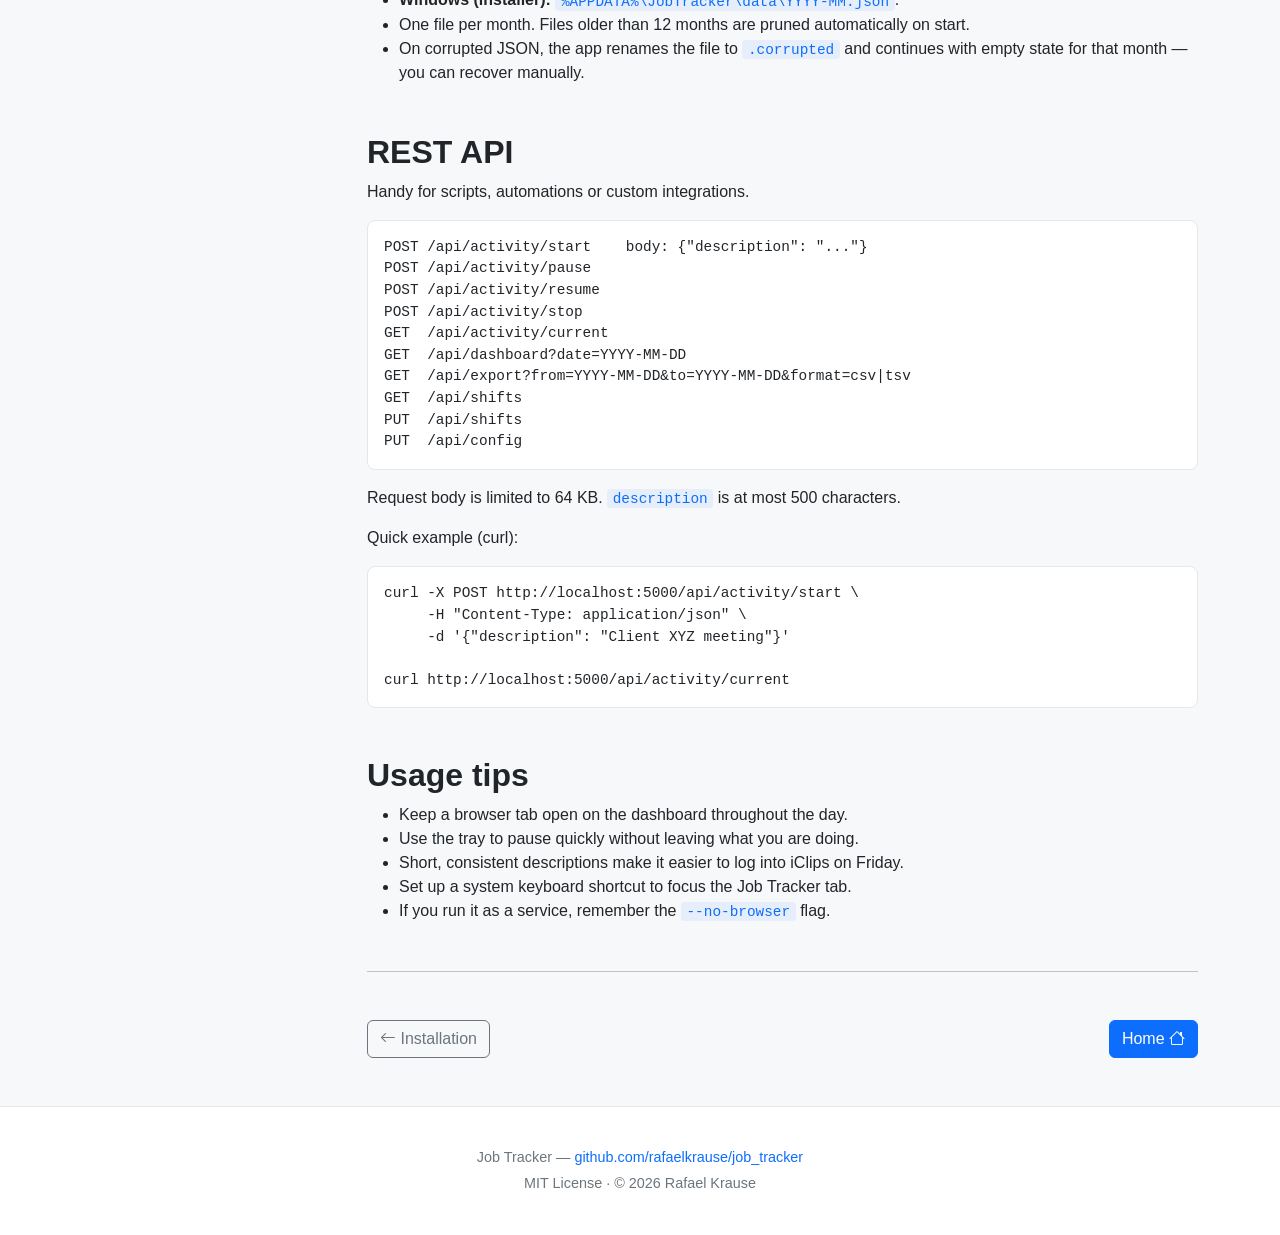
<file: docs/en/guide.html>
<!DOCTYPE html>
<html lang="en" data-bs-theme="auto">
<head>
  <meta charset="UTF-8">
  <meta name="viewport" content="width=device-width, initial-scale=1.0">
  <title>User guide · Job Tracker</title>
  <meta name="description" content="Complete user guide for Job Tracker: activities, shifts, dashboard, export and API.">
  <link href="https://cdn.jsdelivr.net/npm/bootstrap@5.3.3/dist/css/bootstrap.min.css" rel="stylesheet">
  <link href="https://cdn.jsdelivr.net/npm/bootstrap-icons@1.11.3/font/bootstrap-icons.css" rel="stylesheet">
  <link href="../assets/styles.css" rel="stylesheet">
</head>
<body>

<nav class="navbar navbar-expand-lg sticky-top">
  <div class="container">
    <a class="navbar-brand fw-bold" href="index.html">
      <i class="bi bi-clock-history text-primary"></i> Job Tracker
    </a>
    <button class="navbar-toggler" type="button" data-bs-toggle="collapse" data-bs-target="#nav">
      <span class="navbar-toggler-icon"></span>
    </button>
    <div class="collapse navbar-collapse" id="nav">
      <ul class="navbar-nav me-auto">
        <li class="nav-item"><a class="nav-link" href="index.html">Home</a></li>
        <li class="nav-item"><a class="nav-link" href="install.html">Installation</a></li>
        <li class="nav-item"><a class="nav-link active" href="guide.html">User guide</a></li>
        <li class="nav-item"><a class="nav-link" href="https://github.com/rafaelkrause/job_tracker" target="_blank">GitHub</a></li>
      </ul>
      <div class="lang-switch d-flex align-items-center">
        <a href="../guide.html">PT</a>
        <span class="text-muted">/</span>
        <a href="guide.html" class="active">EN</a>
      </div>
    </div>
  </div>
</nav>

<div class="container my-5">
  <div class="row">
    <aside class="col-lg-3 mb-4">
      <nav class="toc">
        <h6 class="text-uppercase text-muted small fw-bold mb-2">On this page</h6>
        <a href="#start">First run</a>
        <a href="#concepts">Concepts</a>
        <a href="#activity">Activities</a>
        <a href="#dashboard">Dashboard</a>
        <a href="#shifts">Shifts</a>
        <a href="#config">Configuration</a>
        <a href="#tray">System tray</a>
        <a href="#export">Export</a>
        <a href="#data">Data files</a>
        <a href="#api">REST API</a>
        <a href="#tips">Usage tips</a>
      </nav>
    </aside>

    <main class="col-lg-9 doc-content">
      <h1>User guide</h1>
      <p class="lead text-muted">
        Job Tracker is built for people who need to log hours throughout the day without interrupting the flow.
        This guide covers every feature of the app.
      </p>
      <div class="alert alert-info small">
        <i class="bi bi-info-circle"></i> The UI is in Brazilian Portuguese (pt-BR) by design. This guide translates the concepts and navigation for English-speaking readers.
      </div>

      <h2 id="start">First run</h2>
      <ol>
        <li>Start the server (<code>python3 run.py</code> or <code>./job-tracker.sh</code>).</li>
        <li>The browser opens at <code>http://localhost:5000</code>.</li>
        <li>On the first run, a <code>config.json</code> is generated with sensible defaults (shifts 09–12 / 13–18 Mon–Fri, auto theme, port 5000, target 90%).</li>
        <li>Adjust shifts and preferences in <strong>Configurações</strong> / <em>Settings</em> (<i class="bi bi-gear"></i> icon).</li>
      </ol>

      <h2 id="concepts">Core concepts</h2>
      <table>
        <thead>
          <tr><th>Concept</th><th>Description</th></tr>
        </thead>
        <tbody>
          <tr><td><strong>Activity</strong></td><td>A block of work with description, start time, pauses and end time.</td></tr>
          <tr><td><strong>Pause</strong></td><td>Interval inside an activity. Time spent paused is subtracted from total duration.</td></tr>
          <tr><td><strong>Shift</strong></td><td>Expected working hours per weekday. Can contain multiple blocks (e.g. morning/afternoon).</td></tr>
          <tr><td><strong>Target %</strong></td><td>Percentage of the shift you plan to actually log as productive activity.</td></tr>
          <tr><td><strong>State</strong></td><td>State machine: <code>active → paused → active → completed</code>.</td></tr>
        </tbody>
      </table>

      <h2 id="activity">Working with activities</h2>

      <h3>Start an activity</h3>
      <p>Type a description in the main field and click <strong>Iniciar</strong> (Start). If another activity is already running, it gets finalized automatically — no blocking prompt.</p>

      <h3>Pause and resume</h3>
      <p>Use <strong>Pausar</strong> (Pause) and <strong>Retomar</strong> (Resume). The counter stops/resumes; total duration is always elapsed time minus paused time.</p>

      <h3>Stop</h3>
      <p>Click <strong>Parar</strong> (Stop). The activity becomes <code>completed</code> and joins the day's history.</p>

      <h3>Switch tasks quickly</h3>
      <p>Start a new activity directly from the description input. The previous one is finalized at the same instant.</p>

      <h2 id="dashboard">Daily dashboard</h2>
      <p>The home page shows:</p>
      <ul>
        <li><strong>Day timeline</strong> — hourly view with each activity placed at its real start/end. Range is derived from the day's shift config + 30min padding.</li>
        <li><strong>Current activity</strong> — description, client-side counter incremented in the browser between polls (30s).</li>
        <li><strong>Shift progress bar</strong> — only counts hours already elapsed in the current day, so future hours do not drag the bar down.</li>
        <li><strong>Target</strong> — how much of your target (% of the shift) has been logged as productive activity.</li>
        <li><strong>Day summary</strong> — total logged and chronological list of completed activities.</li>
      </ul>
      <p>Navigate to other days via the date picker at the top.</p>

      <h2 id="shifts">Shifts</h2>
      <p>Each weekday can have zero, one or more time blocks. Default example:</p>
      <pre><code>{
  "monday":    [{"start": "09:00", "end": "12:00"}, {"start": "13:00", "end": "18:00"}],
  "tuesday":   [{"start": "09:00", "end": "12:00"}, {"start": "13:00", "end": "18:00"}],
  "wednesday": [{"start": "09:00", "end": "12:00"}, {"start": "13:00", "end": "18:00"}],
  "thursday":  [{"start": "09:00", "end": "12:00"}, {"start": "13:00", "end": "18:00"}],
  "friday":    [{"start": "09:00", "end": "12:00"}, {"start": "13:00", "end": "18:00"}],
  "saturday":  [],
  "sunday":    []
}</code></pre>
      <ul>
        <li>Edit via UI under <strong>Configurações → Turnos</strong> or directly in <code>config.json</code>.</li>
        <li>Time format: <code>HH:MM</code> (24h). Validated on the server.</li>
        <li>Days with no blocks appear as free, with no hour target.</li>
      </ul>

      <h2 id="config">Configuration</h2>
      <p>The <code>config.json</code> file at the project root holds all preferences:</p>
      <table>
        <thead>
          <tr><th>Key</th><th>Type</th><th>Description</th></tr>
        </thead>
        <tbody>
          <tr><td><code>shifts</code></td><td>object</td><td>Shifts per weekday (see above).</td></tr>
          <tr><td><code>theme</code></td><td>string</td><td><code>"light"</code>, <code>"dark"</code> or <code>"auto"</code>.</td></tr>
          <tr><td><code>port</code></td><td>number</td><td>HTTP port for the local server. Default <code>5000</code>.</td></tr>
          <tr><td><code>target_percentage</code></td><td>number</td><td>Target % of the shift to be logged. Default <code>90</code>.</td></tr>
        </tbody>
      </table>
      <p>Unknown keys are ignored. Writes to disk are atomic: temp file → <code>fsync</code> → <code>os.replace()</code>.</p>

      <h2 id="tray">System tray (optional)</h2>
      <p>With <code>pystray</code> and <code>Pillow</code> installed, Job Tracker shows a tray icon with quick actions:</p>
      <ul>
        <li><strong>Pause / Resume</strong> current activity</li>
        <li><strong>Stop</strong> activity</li>
        <li><strong>Open in browser</strong></li>
        <li><strong>Quit</strong></li>
      </ul>
      <p>Tray actions talk to Flask over local HTTP — the same API the UI uses.</p>

      <h2 id="export">Export to iClips</h2>
      <p>The <strong>Exportar</strong> (Export) page (or the <code>/api/export</code> endpoint) generates CSV/TSV with completed activities over a date range.</p>
      <ul>
        <li>The format is optimized for <strong>manual paste</strong> into iClips — there is no official iClips API.</li>
        <li>Running or paused activities are not exported.</li>
        <li>TSV makes it easy to paste into spreadsheets / table grids.</li>
      </ul>

      <h2 id="data">Where data lives</h2>
      <ul>
        <li><strong>Linux/macOS:</strong> <code>data/YYYY-MM.json</code> in the project folder.</li>
        <li><strong>Windows (installer):</strong> <code>%APPDATA%\JobTracker\data\YYYY-MM.json</code>.</li>
        <li>One file per month. Files older than 12 months are pruned automatically on start.</li>
        <li>On corrupted JSON, the app renames the file to <code>.corrupted</code> and continues with empty state for that month — you can recover manually.</li>
      </ul>

      <h2 id="api">REST API</h2>
      <p>Handy for scripts, automations or custom integrations.</p>
      <pre><code>POST /api/activity/start    body: {"description": "..."}
POST /api/activity/pause
POST /api/activity/resume
POST /api/activity/stop
GET  /api/activity/current
GET  /api/dashboard?date=YYYY-MM-DD
GET  /api/export?from=YYYY-MM-DD&to=YYYY-MM-DD&format=csv|tsv
GET  /api/shifts
PUT  /api/shifts
PUT  /api/config</code></pre>
      <p>Request body is limited to 64 KB. <code>description</code> is at most 500 characters.</p>
      <p>Quick example (curl):</p>
      <pre><code>curl -X POST http://localhost:5000/api/activity/start \
     -H "Content-Type: application/json" \
     -d '{"description": "Client XYZ meeting"}'

curl http://localhost:5000/api/activity/current</code></pre>

      <h2 id="tips">Usage tips</h2>
      <ul>
        <li>Keep a browser tab open on the dashboard throughout the day.</li>
        <li>Use the tray to pause quickly without leaving what you are doing.</li>
        <li>Short, consistent descriptions make it easier to log into iClips on Friday.</li>
        <li>Set up a system keyboard shortcut to focus the Job Tracker tab.</li>
        <li>If you run it as a service, remember the <code>--no-browser</code> flag.</li>
      </ul>

      <hr class="my-5">
      <div class="d-flex justify-content-between">
        <a href="install.html" class="btn btn-outline-secondary">
          <i class="bi bi-arrow-left"></i> Installation
        </a>
        <a href="index.html" class="btn btn-primary">
          Home <i class="bi bi-house"></i>
        </a>
      </div>
    </main>
  </div>
</div>

<footer>
  <div class="container text-center">
    <p class="mb-1">Job Tracker — <a href="https://github.com/rafaelkrause/job_tracker" class="text-decoration-none">github.com/rafaelkrause/job_tracker</a></p>
    <p class="mb-0">MIT License · © 2026 Rafael Krause</p>
  </div>
</footer>

<script src="https://cdn.jsdelivr.net/npm/bootstrap@5.3.3/dist/js/bootstrap.bundle.min.js"></script>
</body>
</html>
</file>
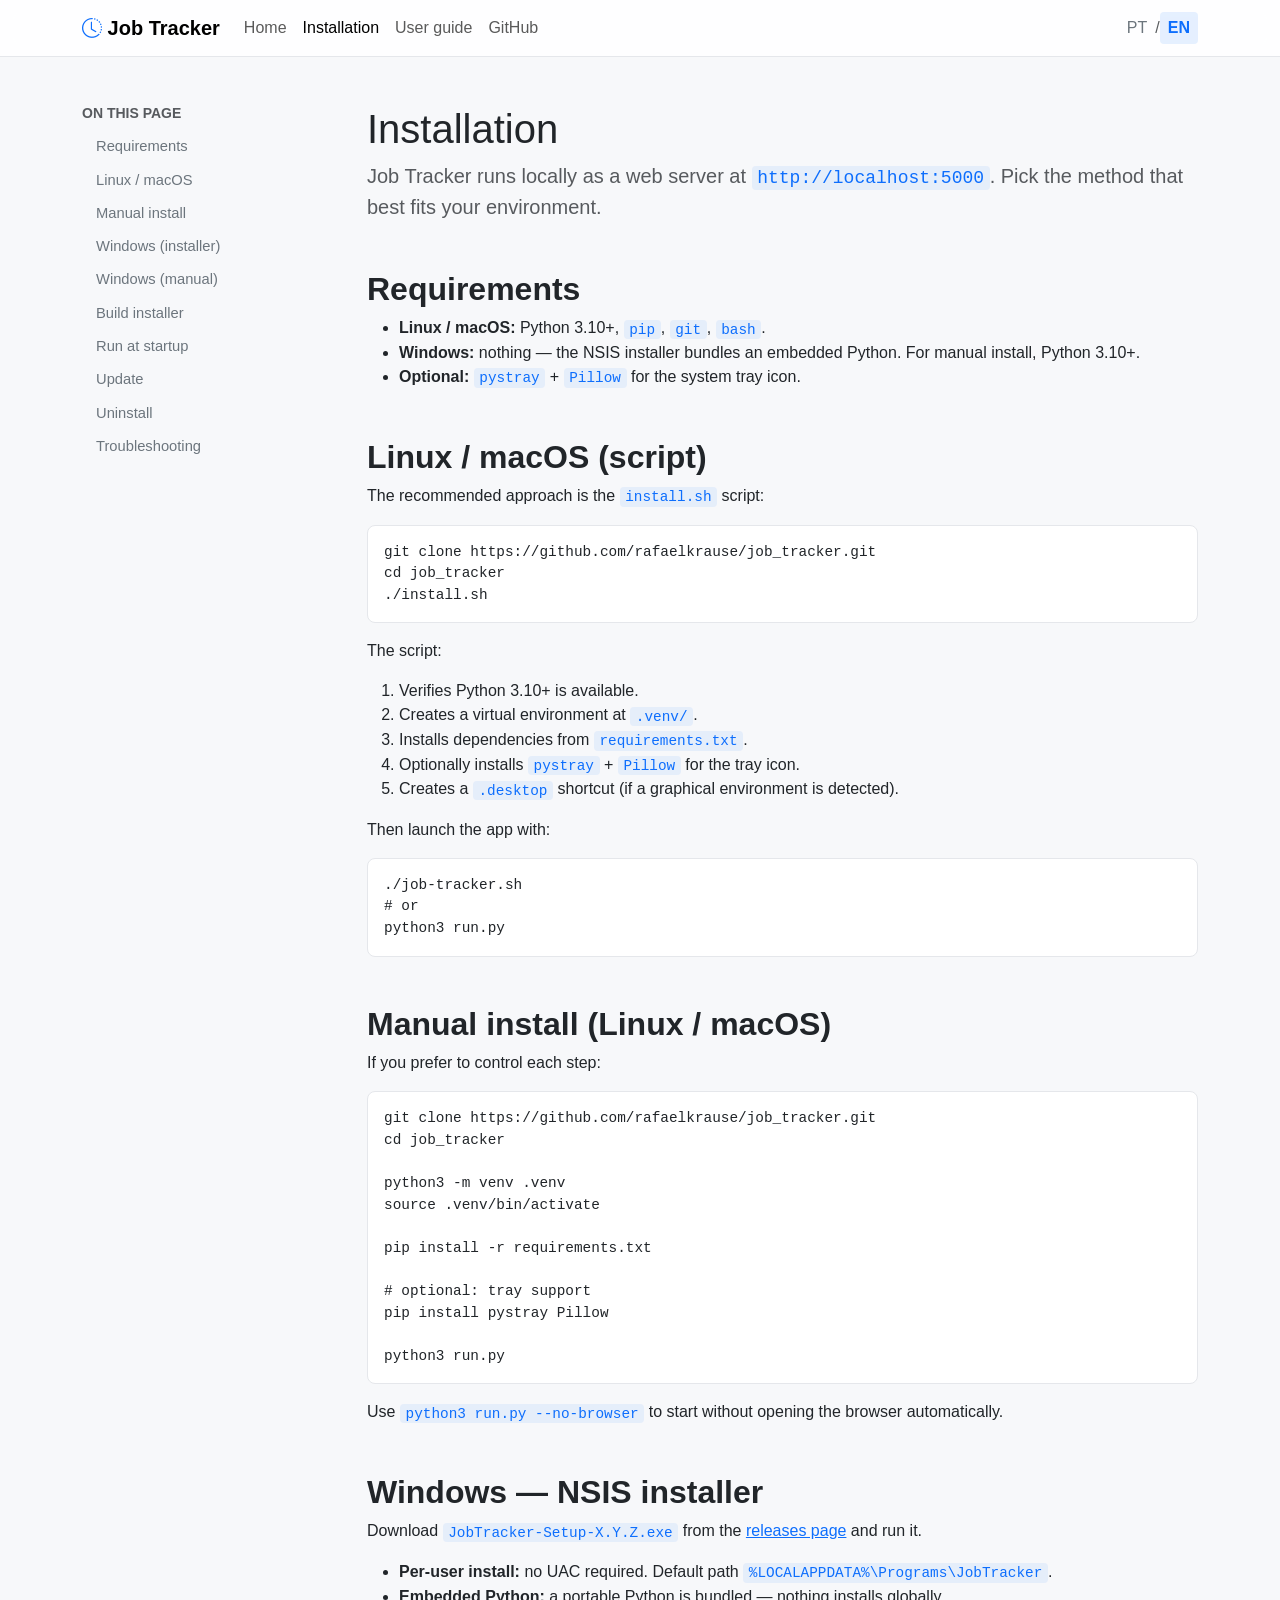
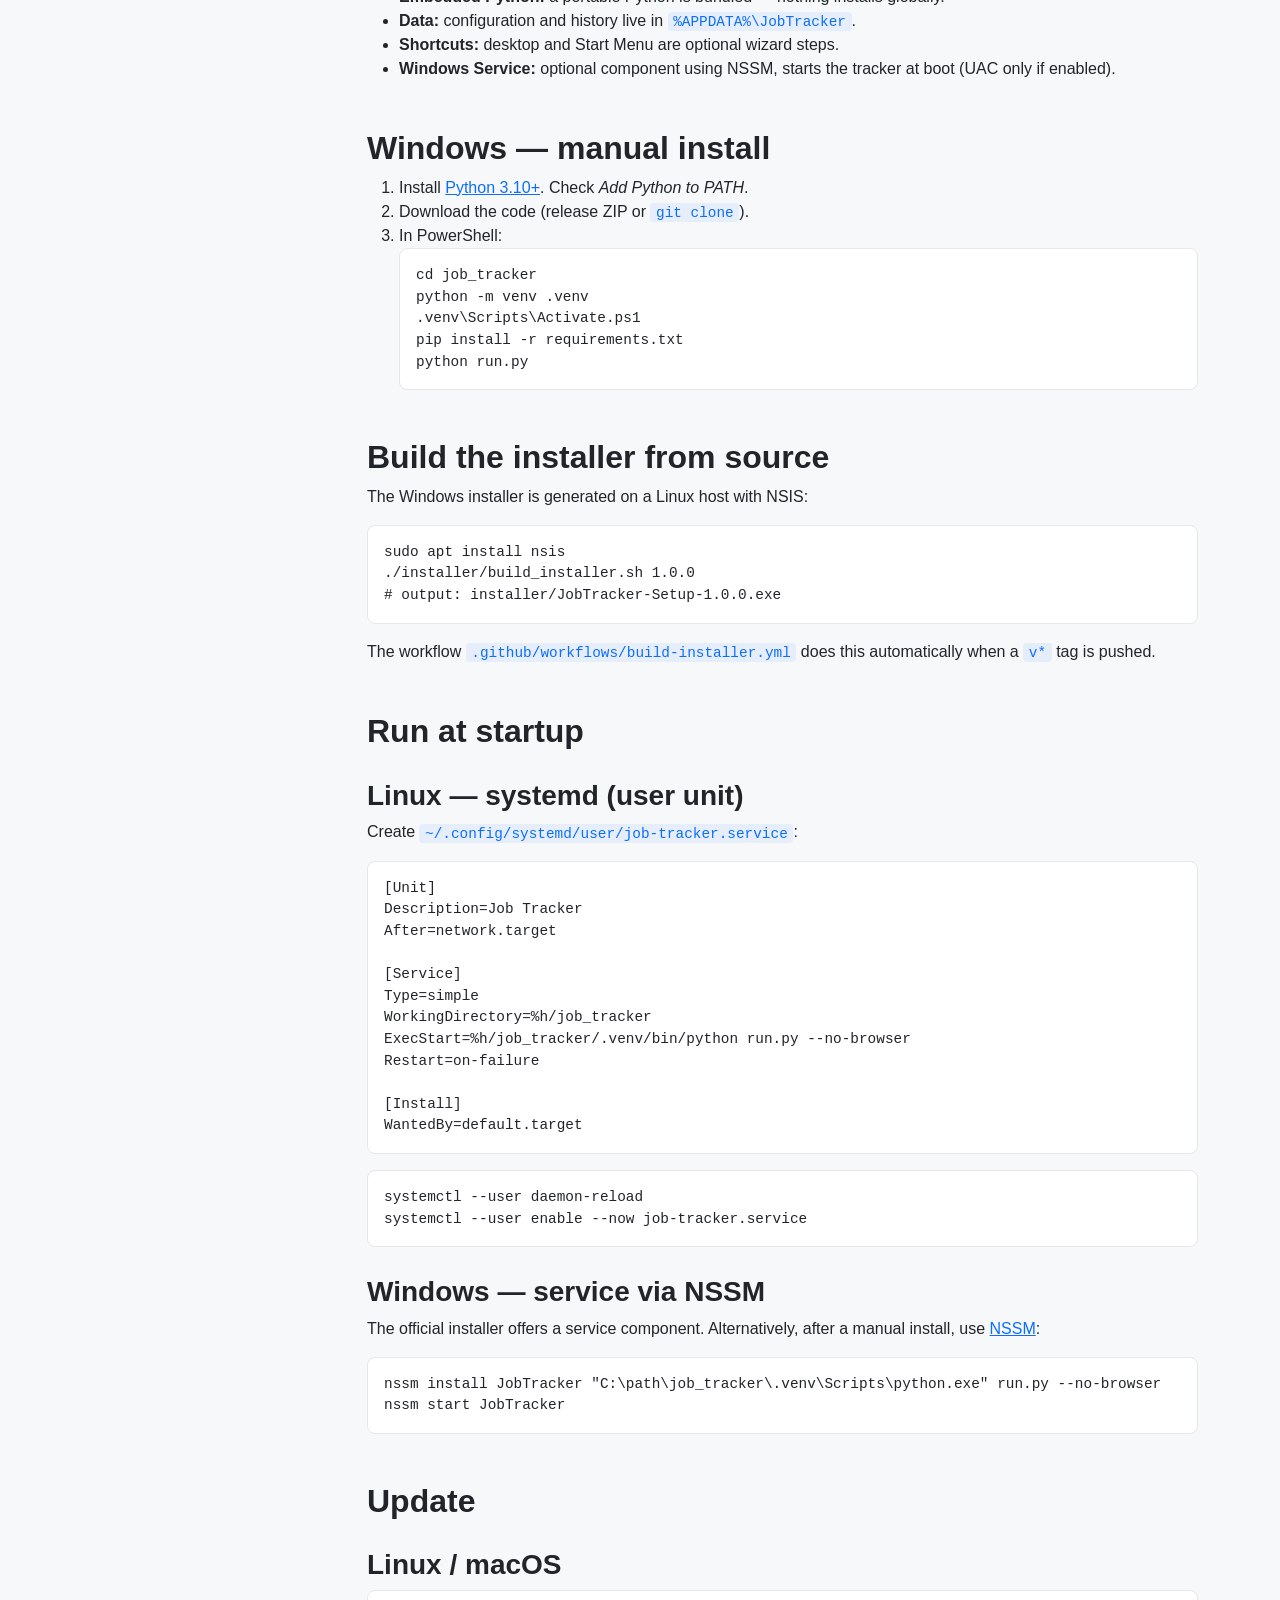
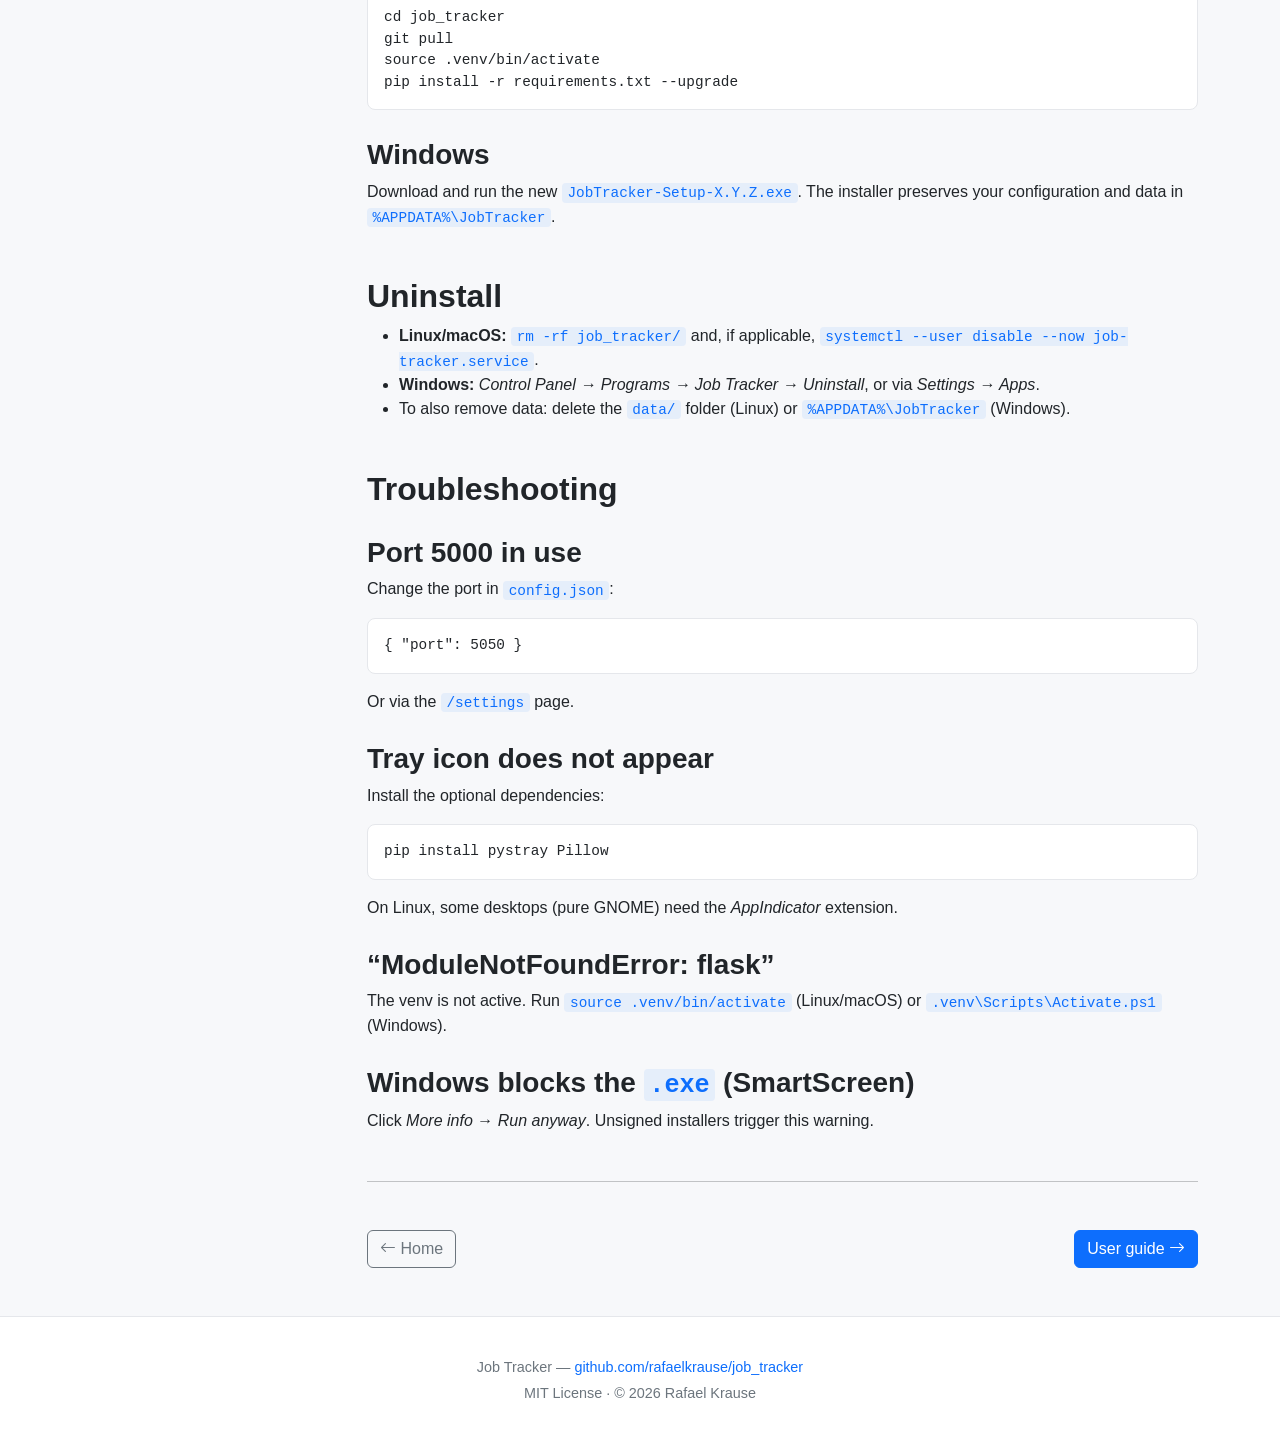
<file: docs/en/install.html>
<!DOCTYPE html>
<html lang="en" data-bs-theme="auto">
<head>
  <meta charset="UTF-8">
  <meta name="viewport" content="width=device-width, initial-scale=1.0">
  <title>Installation · Job Tracker</title>
  <meta name="description" content="Complete installation guide for Job Tracker on Linux, macOS and Windows.">
  <link href="https://cdn.jsdelivr.net/npm/bootstrap@5.3.3/dist/css/bootstrap.min.css" rel="stylesheet">
  <link href="https://cdn.jsdelivr.net/npm/bootstrap-icons@1.11.3/font/bootstrap-icons.css" rel="stylesheet">
  <link href="../assets/styles.css" rel="stylesheet">
</head>
<body>

<nav class="navbar navbar-expand-lg sticky-top">
  <div class="container">
    <a class="navbar-brand fw-bold" href="index.html">
      <i class="bi bi-clock-history text-primary"></i> Job Tracker
    </a>
    <button class="navbar-toggler" type="button" data-bs-toggle="collapse" data-bs-target="#nav">
      <span class="navbar-toggler-icon"></span>
    </button>
    <div class="collapse navbar-collapse" id="nav">
      <ul class="navbar-nav me-auto">
        <li class="nav-item"><a class="nav-link" href="index.html">Home</a></li>
        <li class="nav-item"><a class="nav-link active" href="install.html">Installation</a></li>
        <li class="nav-item"><a class="nav-link" href="guide.html">User guide</a></li>
        <li class="nav-item"><a class="nav-link" href="https://github.com/rafaelkrause/job_tracker" target="_blank">GitHub</a></li>
      </ul>
      <div class="lang-switch d-flex align-items-center">
        <a href="../install.html">PT</a>
        <span class="text-muted">/</span>
        <a href="install.html" class="active">EN</a>
      </div>
    </div>
  </div>
</nav>

<div class="container my-5">
  <div class="row">
    <aside class="col-lg-3 mb-4">
      <nav class="toc">
        <h6 class="text-uppercase text-muted small fw-bold mb-2">On this page</h6>
        <a href="#requirements">Requirements</a>
        <a href="#linux">Linux / macOS</a>
        <a href="#manual">Manual install</a>
        <a href="#windows">Windows (installer)</a>
        <a href="#windows-manual">Windows (manual)</a>
        <a href="#build-installer">Build installer</a>
        <a href="#autostart">Run at startup</a>
        <a href="#update">Update</a>
        <a href="#uninstall">Uninstall</a>
        <a href="#troubleshooting">Troubleshooting</a>
      </nav>
    </aside>

    <main class="col-lg-9 doc-content">
      <h1>Installation</h1>
      <p class="lead text-muted">
        Job Tracker runs locally as a web server at <code>http://localhost:5000</code>.
        Pick the method that best fits your environment.
      </p>

      <h2 id="requirements">Requirements</h2>
      <ul>
        <li><strong>Linux / macOS:</strong> Python 3.10+, <code>pip</code>, <code>git</code>, <code>bash</code>.</li>
        <li><strong>Windows:</strong> nothing — the NSIS installer bundles an embedded Python. For manual install, Python 3.10+.</li>
        <li><strong>Optional:</strong> <code>pystray</code> + <code>Pillow</code> for the system tray icon.</li>
      </ul>

      <h2 id="linux">Linux / macOS (script)</h2>
      <p>The recommended approach is the <code>install.sh</code> script:</p>
      <pre><code>git clone https://github.com/rafaelkrause/job_tracker.git
cd job_tracker
./install.sh</code></pre>
      <p>The script:</p>
      <ol>
        <li>Verifies Python 3.10+ is available.</li>
        <li>Creates a virtual environment at <code>.venv/</code>.</li>
        <li>Installs dependencies from <code>requirements.txt</code>.</li>
        <li>Optionally installs <code>pystray</code> + <code>Pillow</code> for the tray icon.</li>
        <li>Creates a <code>.desktop</code> shortcut (if a graphical environment is detected).</li>
      </ol>
      <p>Then launch the app with:</p>
      <pre><code>./job-tracker.sh
# or
python3 run.py</code></pre>

      <h2 id="manual">Manual install (Linux / macOS)</h2>
      <p>If you prefer to control each step:</p>
      <pre><code>git clone https://github.com/rafaelkrause/job_tracker.git
cd job_tracker

python3 -m venv .venv
source .venv/bin/activate

pip install -r requirements.txt

# optional: tray support
pip install pystray Pillow

python3 run.py</code></pre>
      <p>Use <code>python3 run.py --no-browser</code> to start without opening the browser automatically.</p>

      <h2 id="windows">Windows — NSIS installer</h2>
      <p>Download <code>JobTracker-Setup-X.Y.Z.exe</code> from the <a href="https://github.com/rafaelkrause/job_tracker/releases" target="_blank">releases page</a> and run it.</p>
      <ul>
        <li><strong>Per-user install:</strong> no UAC required. Default path <code>%LOCALAPPDATA%\Programs\JobTracker</code>.</li>
        <li><strong>Embedded Python:</strong> a portable Python is bundled — nothing installs globally.</li>
        <li><strong>Data:</strong> configuration and history live in <code>%APPDATA%\JobTracker</code>.</li>
        <li><strong>Shortcuts:</strong> desktop and Start Menu are optional wizard steps.</li>
        <li><strong>Windows Service:</strong> optional component using NSSM, starts the tracker at boot (UAC only if enabled).</li>
      </ul>

      <h2 id="windows-manual">Windows — manual install</h2>
      <ol>
        <li>Install <a href="https://www.python.org/downloads/windows/" target="_blank">Python 3.10+</a>. Check <em>Add Python to PATH</em>.</li>
        <li>Download the code (release ZIP or <code>git clone</code>).</li>
        <li>In PowerShell:
<pre><code>cd job_tracker
python -m venv .venv
.venv\Scripts\Activate.ps1
pip install -r requirements.txt
python run.py</code></pre></li>
      </ol>

      <h2 id="build-installer">Build the installer from source</h2>
      <p>The Windows installer is generated on a Linux host with NSIS:</p>
      <pre><code>sudo apt install nsis
./installer/build_installer.sh 1.0.0
# output: installer/JobTracker-Setup-1.0.0.exe</code></pre>
      <p>The workflow <code>.github/workflows/build-installer.yml</code> does this automatically when a <code>v*</code> tag is pushed.</p>

      <h2 id="autostart">Run at startup</h2>

      <h3>Linux — systemd (user unit)</h3>
      <p>Create <code>~/.config/systemd/user/job-tracker.service</code>:</p>
      <pre><code>[Unit]
Description=Job Tracker
After=network.target

[Service]
Type=simple
WorkingDirectory=%h/job_tracker
ExecStart=%h/job_tracker/.venv/bin/python run.py --no-browser
Restart=on-failure

[Install]
WantedBy=default.target</code></pre>
      <pre><code>systemctl --user daemon-reload
systemctl --user enable --now job-tracker.service</code></pre>

      <h3>Windows — service via NSSM</h3>
      <p>The official installer offers a service component. Alternatively, after a manual install, use <a href="https://nssm.cc/" target="_blank">NSSM</a>:</p>
      <pre><code>nssm install JobTracker "C:\path\job_tracker\.venv\Scripts\python.exe" run.py --no-browser
nssm start JobTracker</code></pre>

      <h2 id="update">Update</h2>

      <h3>Linux / macOS</h3>
      <pre><code>cd job_tracker
git pull
source .venv/bin/activate
pip install -r requirements.txt --upgrade</code></pre>

      <h3>Windows</h3>
      <p>Download and run the new <code>JobTracker-Setup-X.Y.Z.exe</code>. The installer preserves your configuration and data in <code>%APPDATA%\JobTracker</code>.</p>

      <h2 id="uninstall">Uninstall</h2>
      <ul>
        <li><strong>Linux/macOS:</strong> <code>rm -rf job_tracker/</code> and, if applicable, <code>systemctl --user disable --now job-tracker.service</code>.</li>
        <li><strong>Windows:</strong> <em>Control Panel → Programs → Job Tracker → Uninstall</em>, or via <em>Settings → Apps</em>.</li>
        <li>To also remove data: delete the <code>data/</code> folder (Linux) or <code>%APPDATA%\JobTracker</code> (Windows).</li>
      </ul>

      <h2 id="troubleshooting">Troubleshooting</h2>

      <h3>Port 5000 in use</h3>
      <p>Change the port in <code>config.json</code>:</p>
      <pre><code>{ "port": 5050 }</code></pre>
      <p>Or via the <code>/settings</code> page.</p>

      <h3>Tray icon does not appear</h3>
      <p>Install the optional dependencies:</p>
      <pre><code>pip install pystray Pillow</code></pre>
      <p>On Linux, some desktops (pure GNOME) need the <em>AppIndicator</em> extension.</p>

      <h3>“ModuleNotFoundError: flask”</h3>
      <p>The venv is not active. Run <code>source .venv/bin/activate</code> (Linux/macOS) or <code>.venv\Scripts\Activate.ps1</code> (Windows).</p>

      <h3>Windows blocks the <code>.exe</code> (SmartScreen)</h3>
      <p>Click <em>More info</em> → <em>Run anyway</em>. Unsigned installers trigger this warning.</p>

      <hr class="my-5">
      <div class="d-flex justify-content-between">
        <a href="index.html" class="btn btn-outline-secondary">
          <i class="bi bi-arrow-left"></i> Home
        </a>
        <a href="guide.html" class="btn btn-primary">
          User guide <i class="bi bi-arrow-right"></i>
        </a>
      </div>
    </main>
  </div>
</div>

<footer>
  <div class="container text-center">
    <p class="mb-1">Job Tracker — <a href="https://github.com/rafaelkrause/job_tracker" class="text-decoration-none">github.com/rafaelkrause/job_tracker</a></p>
    <p class="mb-0">MIT License · © 2026 Rafael Krause</p>
  </div>
</footer>

<script src="https://cdn.jsdelivr.net/npm/bootstrap@5.3.3/dist/js/bootstrap.bundle.min.js"></script>
</body>
</html>
</file>
<file: docs/assets/styles.css>
:root {
  --jt-primary: #0d6efd;
  --jt-surface: #ffffff;
  --jt-muted: #6c757d;
  --jt-bg: #f7f8fa;
  --jt-border: #e5e7eb;
}

[data-bs-theme="dark"] {
  --jt-surface: #1a1d24;
  --jt-bg: #0f1115;
  --jt-border: #2a2f3a;
  --jt-muted: #9aa4b2;
}

body {
  background-color: var(--jt-bg);
  font-family: -apple-system, BlinkMacSystemFont, "Segoe UI", Roboto, "Helvetica Neue", Arial, sans-serif;
}

.navbar {
  backdrop-filter: saturate(180%) blur(10px);
  background-color: rgba(255, 255, 255, 0.85) !important;
  border-bottom: 1px solid var(--jt-border);
}

[data-bs-theme="dark"] .navbar {
  background-color: rgba(15, 17, 21, 0.85) !important;
}

.hero {
  padding: 6rem 0 4rem;
  background: linear-gradient(180deg, var(--jt-bg) 0%, var(--jt-surface) 100%);
}

.hero h1 {
  font-weight: 700;
  letter-spacing: -0.02em;
}

.hero .lead {
  font-size: 1.15rem;
  color: var(--jt-muted);
  max-width: 640px;
}

.feature-card {
  background: var(--jt-surface);
  border: 1px solid var(--jt-border);
  border-radius: 12px;
  padding: 1.5rem;
  height: 100%;
  transition: transform 0.15s ease, box-shadow 0.15s ease;
}

.feature-card:hover {
  transform: translateY(-2px);
  box-shadow: 0 8px 24px rgba(0, 0, 0, 0.06);
}

.feature-icon {
  display: inline-flex;
  align-items: center;
  justify-content: center;
  width: 44px;
  height: 44px;
  border-radius: 10px;
  background-color: rgba(13, 110, 253, 0.1);
  color: var(--jt-primary);
  margin-bottom: 1rem;
  font-size: 1.25rem;
}

section {
  padding: 4rem 0;
}

section.alt {
  background-color: var(--jt-surface);
  border-top: 1px solid var(--jt-border);
  border-bottom: 1px solid var(--jt-border);
}

h2.section-title {
  font-weight: 700;
  letter-spacing: -0.01em;
  margin-bottom: 2rem;
}

pre {
  background-color: var(--jt-surface);
  border: 1px solid var(--jt-border);
  border-radius: 8px;
  padding: 1rem;
  overflow-x: auto;
  font-size: 0.9rem;
}

[data-bs-theme="dark"] pre {
  background-color: #0b0d12;
}

code {
  background-color: rgba(13, 110, 253, 0.08);
  color: var(--jt-primary);
  padding: 0.1rem 0.35rem;
  border-radius: 4px;
  font-size: 0.9em;
}

pre code {
  background: transparent;
  color: inherit;
  padding: 0;
}

.lang-switch a {
  color: var(--jt-muted);
  text-decoration: none;
  padding: 0.25rem 0.5rem;
  border-radius: 4px;
}

.lang-switch a.active {
  background-color: rgba(13, 110, 253, 0.1);
  color: var(--jt-primary);
  font-weight: 600;
}

footer {
  padding: 2.5rem 0;
  background-color: var(--jt-surface);
  border-top: 1px solid var(--jt-border);
  color: var(--jt-muted);
  font-size: 0.9rem;
}

.toc {
  position: sticky;
  top: 80px;
  max-height: calc(100vh - 100px);
  overflow-y: auto;
}

.toc a {
  display: block;
  padding: 0.35rem 0.75rem;
  color: var(--jt-muted);
  text-decoration: none;
  border-left: 2px solid transparent;
  font-size: 0.92rem;
}

.toc a:hover,
.toc a.active {
  color: var(--jt-primary);
  border-left-color: var(--jt-primary);
}

.doc-content h2 {
  margin-top: 2.5rem;
  padding-top: 0.5rem;
  font-weight: 700;
}

.doc-content h3 {
  margin-top: 1.75rem;
  font-weight: 600;
}

.doc-content table {
  width: 100%;
  border-collapse: collapse;
  margin: 1rem 0;
}

.doc-content th,
.doc-content td {
  padding: 0.5rem 0.75rem;
  border: 1px solid var(--jt-border);
  text-align: left;
}

.doc-content th {
  background-color: var(--jt-bg);
  font-weight: 600;
}

.screenshot-placeholder {
  background: linear-gradient(135deg, #e9ecef 0%, #f8f9fa 100%);
  border: 1px dashed var(--jt-border);
  border-radius: 8px;
  padding: 3rem;
  text-align: center;
  color: var(--jt-muted);
  margin: 1.5rem 0;
}

[data-bs-theme="dark"] .screenshot-placeholder {
  background: linear-gradient(135deg, #1a1d24 0%, #252a33 100%);
}
</file>
